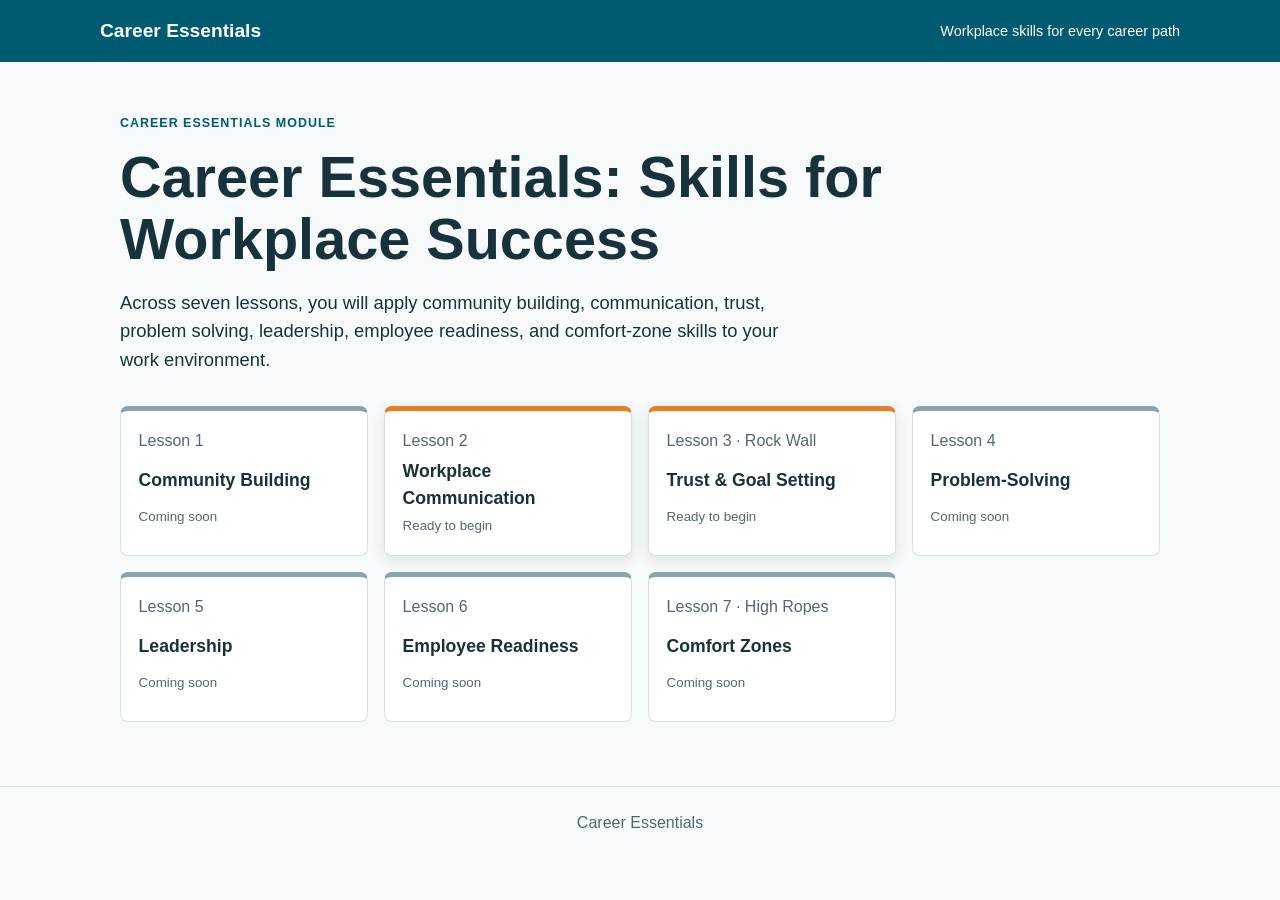
<file: index.html>
<!doctype html>
<html lang="en">
<head>
  <meta charset="utf-8">
  <meta name="viewport" content="width=device-width, initial-scale=1">
  <title>Career Essentials: Skills for Workplace Success</title>
  <link rel="stylesheet" href="assets/styles.css">
</head>
<body>
  <a class="skip-link" href="#main">Skip to content</a>
  <header class="site-header"><a class="brand" href="index.html">Career Essentials</a><p>Workplace skills for every career path</p></header>
  <main id="main" class="landing">
    <p class="eyebrow">CAREER ESSENTIALS MODULE</p>
    <h1>Career Essentials: Skills for Workplace Success</h1>
    <p class="lede">Across seven lessons, you will apply community building, communication, trust, problem solving, leadership, employee readiness, and comfort-zone skills to your work environment.</p>
    <section class="lesson-grid" aria-label="Module lessons">
      <a class="lesson-card future" href="lessons/lesson-1.html"><span>Lesson 1</span><strong>Community Building</strong><small>Coming soon</small></a>
      <a class="lesson-card active" href="lessons/lesson-2.html"><span>Lesson 2</span><strong>Workplace Communication</strong><small>Ready to begin</small></a>
      <a class="lesson-card active" href="lessons/lesson-3.html"><span>Lesson 3 · Rock Wall</span><strong>Trust &amp; Goal Setting</strong><small>Ready to begin</small></a>
      <a class="lesson-card future" href="lessons/lesson-4.html"><span>Lesson 4</span><strong>Problem-Solving</strong><small>Coming soon</small></a>
      <a class="lesson-card future" href="lessons/lesson-5.html"><span>Lesson 5</span><strong>Leadership</strong><small>Coming soon</small></a>
      <a class="lesson-card future" href="lessons/lesson-6.html"><span>Lesson 6</span><strong>Employee Readiness</strong><small>Coming soon</small></a>
      <a class="lesson-card future" href="lessons/lesson-7.html"><span>Lesson 7 · High Ropes</span><strong>Comfort Zones</strong><small>Coming soon</small></a>
    </section>
  </main>
  <footer>Career Essentials</footer>
</body>
</html>
</file>
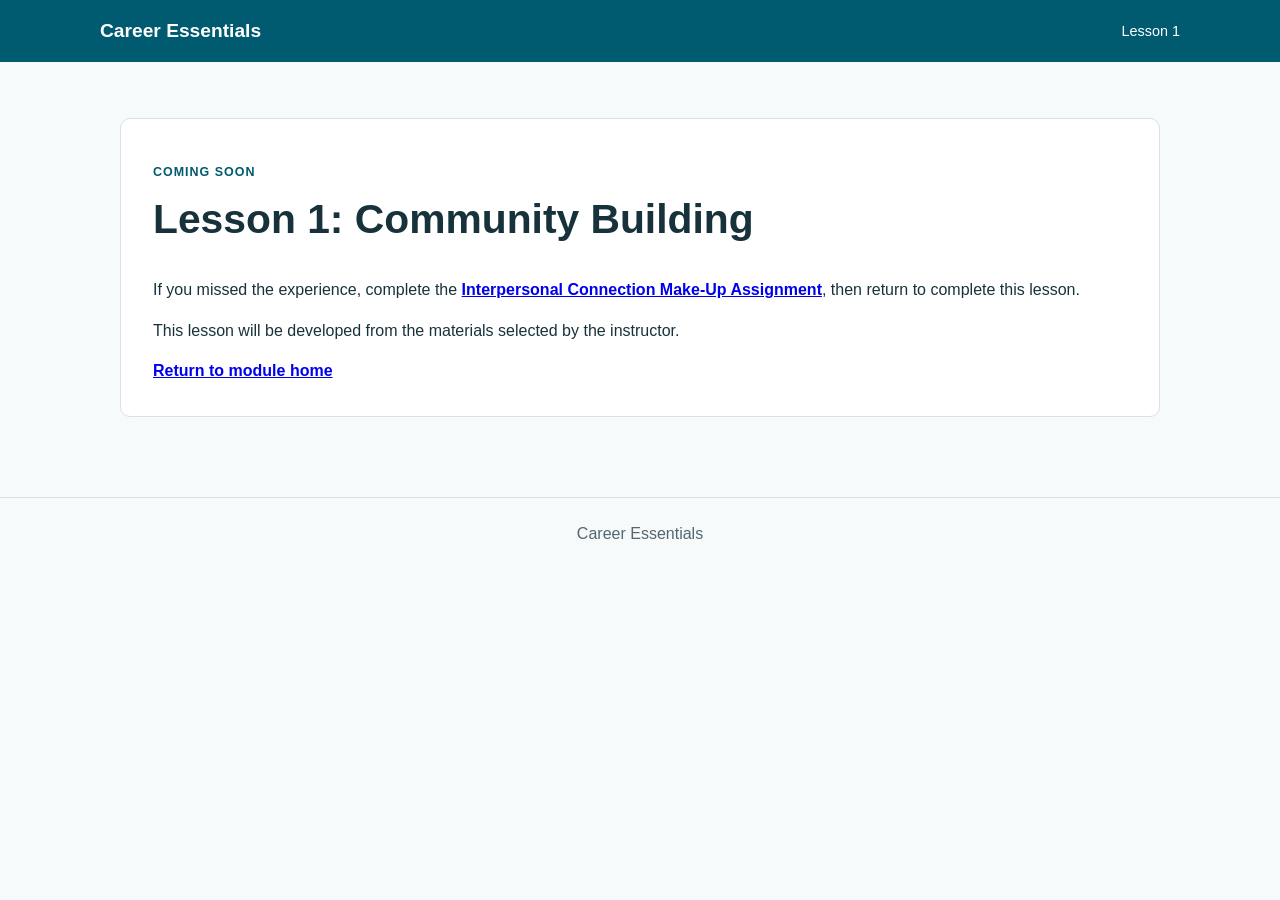
<file: lessons/lesson-1.html>
<!doctype html><html lang="en"><head><meta charset="utf-8"><meta name="viewport" content="width=device-width, initial-scale=1"><title>Lesson 1 | Career Essentials</title><link rel="stylesheet" href="../assets/styles.css"></head><body><a class="skip-link" href="#main">Skip to content</a><header class="site-header"><a class="brand" href="../index.html">Career Essentials</a><p>Lesson 1</p></header><main id="main" class="lesson-shell"><section class="panel"><p class="eyebrow">COMING SOON</p><h1>Lesson 1: Community Building</h1><p>If you missed the experience, complete the <a class="open-link" href="https://forms.gle/f2Q2GFjNphnYteaM6" target="_blank" rel="noopener">Interpersonal Connection Make-Up Assignment</a>, then return to complete this lesson.</p><p>This lesson will be developed from the materials selected by the instructor.</p><a class="open-link" href="../index.html">Return to module home</a></section></main><footer>Career Essentials</footer></body></html>
</file>
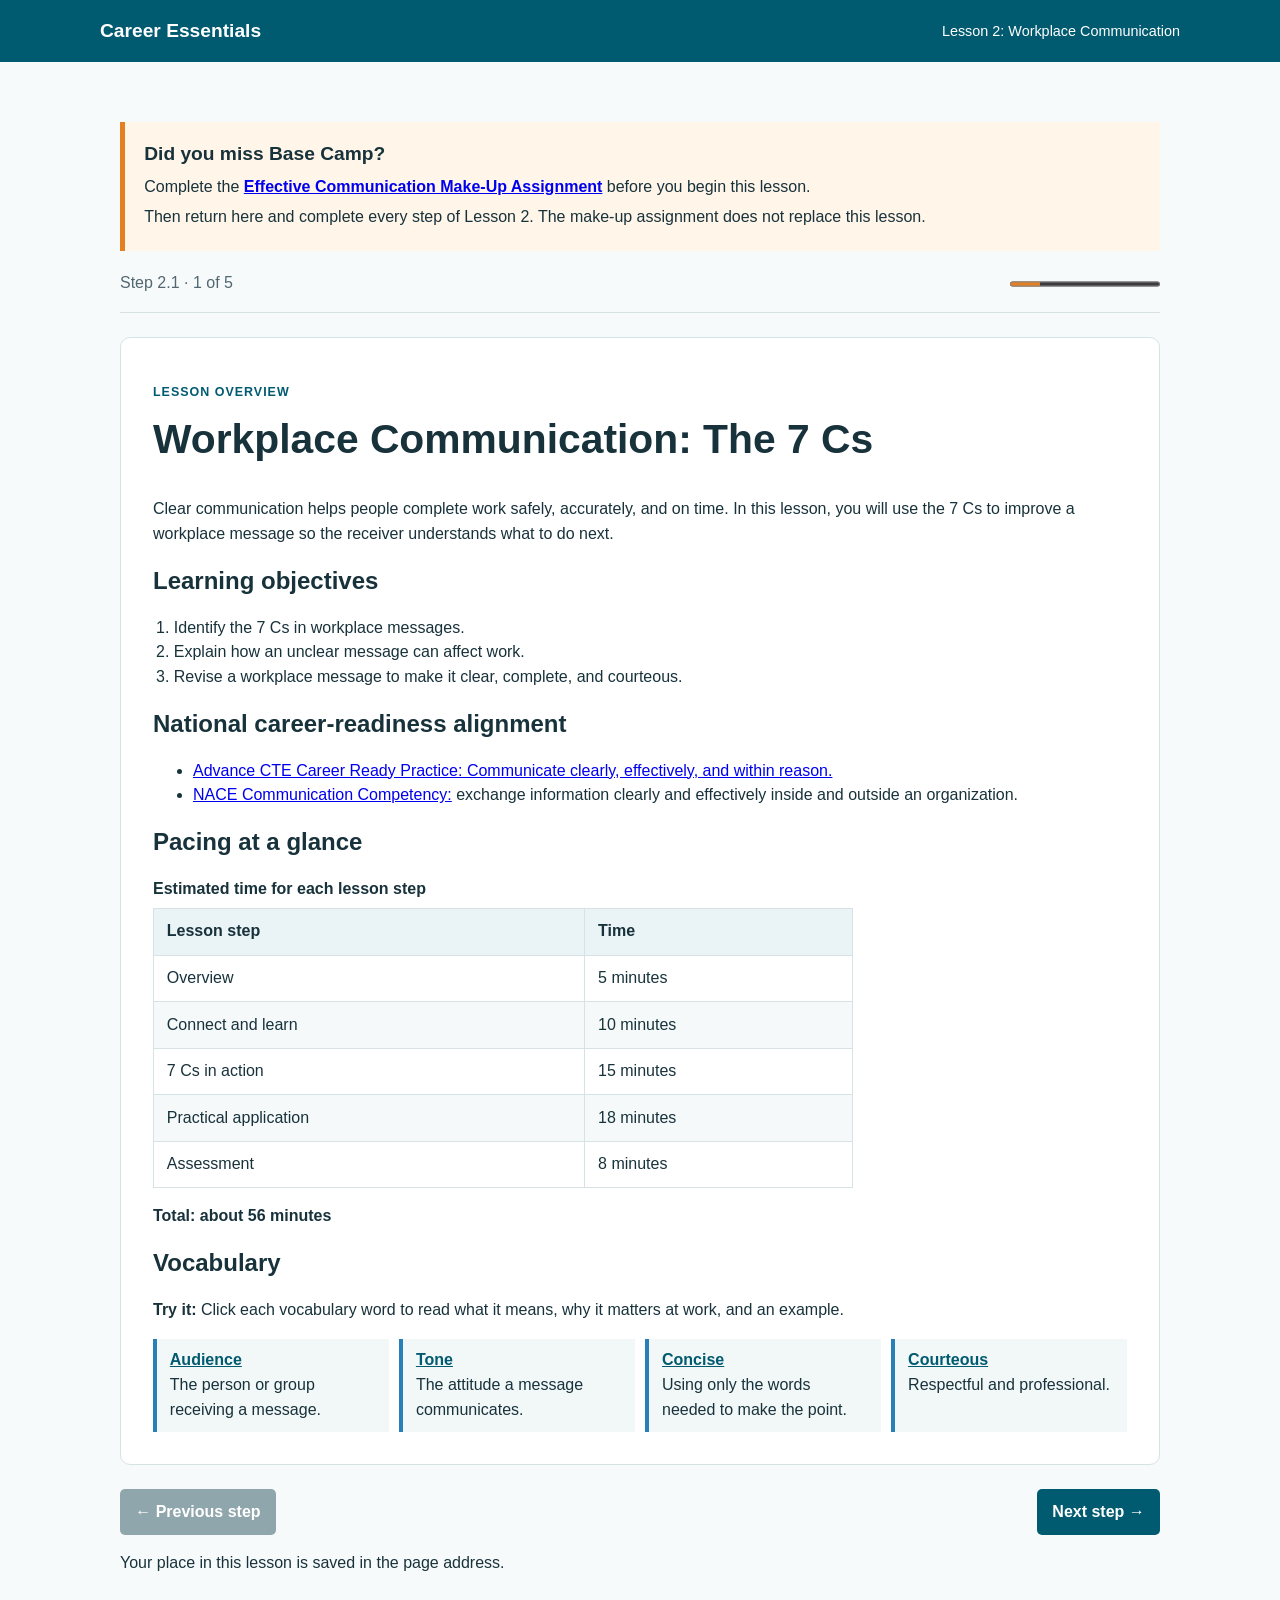
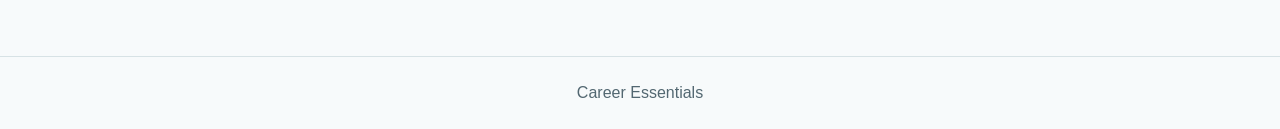
<file: lessons/lesson-2.html>
<!doctype html>
<html lang="en">
<head>
  <meta charset="utf-8">
  <meta name="viewport" content="width=device-width, initial-scale=1">
  <title>Lesson 2: Workplace Communication | Career Essentials</title>
  <link rel="stylesheet" href="../assets/styles.css?v=20261018-2">
  <link rel="stylesheet" href="../assets/lesson-2.css">
  <style>.definition-link{display:inline;padding:0;border:0;background:transparent;color:var(--teal);font:inherit;font-weight:700;text-decoration:underline;cursor:pointer}</style>
</head>
<body>
  <a class="skip-link" href="#main">Skip to lesson</a>
  <header class="site-header"><a class="brand" href="../index.html">Career Essentials</a><p>Lesson 2: Workplace Communication</p></header>
  <main id="main" class="lesson-shell">
    <aside id="makeup-notice" class="makeup-notice">
      <h2>Did you miss Base Camp?</h2>
      <p>Complete the <a class="open-link" href="https://forms.gle/WY7KYPsiuiDaqauaA" target="_blank" rel="noopener">Effective Communication Make-Up Assignment</a> before you begin this lesson.</p>
      <p>Then return here and complete every step of Lesson 2. The make-up assignment does not replace this lesson.</p>
    </aside>
    <div class="progress-row"><p id="step-status" aria-live="polite">Step 2.1 · 1 of 5</p><progress aria-label="Lesson progress" value="1" max="5"></progress></div>

    <section class="step" aria-labelledby="overview-title">
      <div class="panel">
        <p class="step-label">LESSON OVERVIEW</p>
        <h1 id="overview-title">Workplace Communication: The 7 Cs</h1>
        <p>Clear communication helps people complete work safely, accurately, and on time. In this lesson, you will use the 7 Cs to improve a workplace message so the receiver understands what to do next.</p>
        <h2>Learning objectives</h2>
        <ol class="target-list">
          <li>Identify the 7 Cs in workplace messages.</li>
          <li>Explain how an unclear message can affect work.</li>
          <li>Revise a workplace message to make it clear, complete, and courteous.</li>
        </ol>
        <h2>National career-readiness alignment</h2>
        <ul>
          <li><a href="https://careertech.org/resource/career-ready-practices/" target="_blank" rel="noopener">Advance CTE Career Ready Practice: Communicate clearly, effectively, and within reason.</a></li>
          <li><a href="https://www.naceweb.org/career-readiness/competencies/career-readiness-defined" target="_blank" rel="noopener">NACE Communication Competency:</a> exchange information clearly and effectively inside and outside an organization.</li>
        </ul>
        <h2>Pacing at a glance</h2>
        <table class="pacing-table">
          <caption>Estimated time for each lesson step</caption>
          <thead><tr><th scope="col">Lesson step</th><th scope="col">Time</th></tr></thead>
          <tbody>
            <tr><td>Overview</td><td>5 minutes</td></tr>
            <tr><td>Connect and learn</td><td>10 minutes</td></tr>
            <tr><td>7 Cs in action</td><td>15 minutes</td></tr>
            <tr><td>Practical application</td><td>18 minutes</td></tr>
            <tr><td>Assessment</td><td>8 minutes</td></tr>
          </tbody>
        </table>
        <p><strong>Total: about 56 minutes</strong></p>
        <h2>Vocabulary</h2>
        <p><strong>Try it:</strong> Click each vocabulary word to read what it means, why it matters at work, and an example.</p>
        <div class="vocab">
          <div class="term"><button type="button" class="term-button" data-definition="audience" aria-haspopup="dialog">Audience</button><span>The person or group receiving a message.</span></div>
          <div class="term"><button type="button" class="term-button" data-definition="tone" aria-haspopup="dialog">Tone</button><span>The attitude a message communicates.</span></div>
          <div class="term"><button type="button" class="term-button" data-definition="concise" aria-haspopup="dialog">Concise</button><span>Using only the words needed to make the point.</span></div>
          <div class="term"><button type="button" class="term-button" data-definition="courteous" aria-haspopup="dialog">Courteous</button><span>Respectful and professional.</span></div>
        </div>
      </div>
    </section>

    <section class="step" aria-labelledby="connect-title">
      <div class="panel">
        <p class="step-label">STEP 2.2 · LEARN AND CHECK</p>
        <h1 id="connect-title">Connect</h1>
        <p><strong>Estimated time: 10 minutes</strong></p>
        <p><strong>Your next move:</strong> Think about a time you received instructions that were confusing or incomplete. What information did you need before you could begin? Think privately; you do not need to write a response.</p>
        <h2>Watch: The 7 Cs of Communication</h2>
        <p>As you watch, listen for the seven words that can help you check a message before you send it.</p>
        <div class="video-wrap"><iframe src="https://www.youtube-nocookie.com/embed/sYBw9-8eCuM" title="The 7 Cs of Communication by Mind Tools" allowfullscreen></iframe></div>
        <p><a class="open-link" href="https://www.youtube.com/watch?v=sYBw9-8eCuM" target="_blank" rel="noopener">Open the video in a new tab</a></p>
        <details>
          <summary><strong>Video transcript-based text alternative: The 7 Cs of Communication</strong></summary>
          <p>This reading version gives the instructional ideas from the video. Use it if you cannot access the video or prefer to read. For the provider's full video transcript, open the video in a new tab, select <strong>More</strong>, then choose <strong>Show transcript</strong>.</p>
          <p>The video presents seven checks for a workplace message. A message should be <button type="button" class="definition-link" data-definition="clear" aria-haspopup="dialog">clear</button>: the receiver should understand the main point. It should be <button type="button" class="definition-link" data-definition="concise" aria-haspopup="dialog">concise</button>: include only the information needed. It should be <button type="button" class="definition-link" data-definition="concrete" aria-haspopup="dialog">concrete</button>: use specific facts, actions, times, and places. It should be <button type="button" class="definition-link" data-definition="correct" aria-haspopup="dialog">correct</button>: check details, names, spelling, and directions. It should be <button type="button" class="definition-link" data-definition="coherent" aria-haspopup="dialog">coherent</button>: put information in a logical order. It should be <button type="button" class="definition-link" data-definition="complete" aria-haspopup="dialog">complete</button>: provide what the receiver needs to act. It should be <button type="button" class="definition-link" data-definition="courteous" aria-haspopup="dialog">courteous</button>: use a respectful, professional tone.</p>
          <p>Before sending a message, consider the <button type="button" class="definition-link" data-definition="audience" aria-haspopup="dialog">audience</button>, the task, the details needed, and the next step. A strong message helps the receiver act without guessing.</p>
        </details>
        <h2>Learn</h2>
        <p>Workplace messages should help another person understand the task and act. Before sending a message, consider your <button type="button" class="definition-link" data-definition="audience" aria-haspopup="dialog">audience</button>, purpose, needed details, and <button type="button" class="definition-link" data-definition="tone" aria-haspopup="dialog">tone</button>. When a message is unclear, a worker may lose time, make an error, or need to stop and ask for help.</p>
        <h2>Check for Understanding</h2>
        <div class="check" data-check><fieldset><legend>A supervisor says, “Handle that customer thing soon.” What makes this direction unclear?</legend><label><input type="radio" name="q1" data-correct="true" data-feedback="The message does not identify the customer issue that needs attention."> It omits the exact customer issue.</label><label><input type="radio" name="q1" data-feedback="A workplace role word does not hide the task. Look for the missing customer issue."> It uses a workplace role term.</label><label><input type="radio" name="q1" data-feedback="Mentioning timing does not identify the customer problem. Look for the missing task information."> It includes a word about timing.</label><label><input type="radio" name="q1" data-feedback="The direction does not repeat a customer request. Look at what it fails to name."> It repeats the customer request.</label><button type="button">Check my answer</button><p class="feedback" aria-live="polite"></p></fieldset></div>
        <div class="check" data-check><fieldset><legend>Which action makes communication a two-way process?</legend><label><input type="radio" name="q2" data-feedback="A reply lets the sender check whether the message was understood. Look for an exchange."> Both people finish without a reply.</label><label><input type="radio" name="q2" data-feedback="Questions can help people clarify a message. Look for a way to check understanding."> Both people avoid asking questions.</label><label><input type="radio" name="q2" data-correct="true" data-feedback="The sender and receiver check that they understand the message, rather than only sending words."> Both people confirm understanding.</label><label><input type="radio" name="q2" data-feedback="Repeating the same words does not show that their meaning is understood. Look for confirmation."> Both people repeat the same words.</label><button type="button">Check my answer</button><p class="feedback" aria-live="polite"></p></fieldset></div>
        <div class="check" data-check><fieldset><legend>You need a glove count by 10:00 a.m. Which instruction matches those facts?</legend><label><input type="radio" name="q3" data-feedback="This requests a tool count, but the supplied task is a glove count."> Count tools by 10:00 a.m.</label><label><input type="radio" name="q3" data-correct="true" data-feedback="It gives the exact task and deadline."> Count gloves by 10:00 a.m.</label><label><input type="radio" name="q3" data-feedback="This requests a file count, but the supplied task is a glove count."> Count files by 10:00 a.m.</label><label><input type="radio" name="q3" data-feedback="This requests a form count, but the supplied task is a glove count."> Count forms by 10:00 a.m.</label><button type="button">Check my answer</button><p class="feedback" aria-live="polite"></p></fieldset></div>
      </div>
    </section>

    <section class="step" aria-labelledby="cs-title">
      <div class="panel">
        <p class="step-label">STEP 2.3 · LEARN AND CHECK</p>
        <h1 id="cs-title">The 7 Cs in Action</h1>
        <p><strong>Estimated time: 15 minutes</strong></p>
        <p><strong>Your next move:</strong> Study the changes in a worked example. Then try a short revision before you write a new message.</p>
        <p><strong>Before you compare the messages:</strong> Click any 7 Cs word to see what it means, why it matters at work, and an example.</p>
        <div class="vocab">
          <div class="term"><button type="button" class="term-button" data-definition="clear" aria-haspopup="dialog">Clear</button><span>State the main point in plain language.</span></div><div class="term"><button type="button" class="term-button" data-definition="concise" aria-haspopup="dialog">Concise</button><span>Remove extra words and unrelated details.</span></div><div class="term"><button type="button" class="term-button" data-definition="concrete" aria-haspopup="dialog">Concrete</button><span>Use specific facts, dates, times, or actions.</span></div><div class="term"><button type="button" class="term-button" data-definition="correct" aria-haspopup="dialog">Correct</button><span>Check names, facts, grammar, and directions.</span></div><div class="term"><button type="button" class="term-button" data-definition="coherent" aria-haspopup="dialog">Coherent</button><span>Put ideas in a logical order.</span></div><div class="term"><button type="button" class="term-button" data-definition="complete" aria-haspopup="dialog">Complete</button><span>Include what the receiver needs to act.</span></div><div class="term"><button type="button" class="term-button" data-definition="courteous" aria-haspopup="dialog">Courteous</button><span>Use a respectful, professional tone.</span></div>
        </div>
        <h2>See the 7 Cs in your career field</h2>
        <p>Select a career field. Read the fictional work order first, then compare the vague request with a revision that uses those facts. This is communication practice, not a technical procedure.</p>
        <label for="career-field"><strong>Your career field</strong></label>
        <select id="career-field">
          <option value="">Choose a career field</option><option value="agriscience">Agriscience or veterinary care</option><option value="automotive">Automotive or diesel service</option><option value="aviation">Aviation</option><option value="computer">Computer science</option><option value="construction">Construction trades</option><option value="cosmetology">Cosmetology</option><option value="culinary">Culinary</option><option value="education">Education</option><option value="health">Health science</option><option value="hvac">HVAC</option><option value="marketing">Marketing or graphic design</option><option value="mechatronics">Mechatronics</option><option value="safety">Public safety</option><option value="jrotc">JROTC</option><option value="welding">Welding</option><option value="forensics">Forensic science</option><option value="other">Other career field</option>
        </select>
        <div id="model-facts" class="work-order" aria-live="polite"><p>Choose a career field to see the facts available to the writer.</p></div>
        <h2>Compare a message before and after</h2>
        <div class="compare" aria-live="polite"><div><h3>Before</h3><div id="career-before" class="message">Choose a career field to view a vague workplace message.</div></div><div><h3>After</h3><div id="career-after" class="message">Choose a career field to view an improved workplace message.</div></div></div>
        <p id="career-improvement">The improved message will name a task and add specific details, a deadline, and a respectful next step.</p>
        <details id="model-annotations" class="lesson-help" hidden><summary>Explore the writer's decisions using all 7 Cs</summary><p>First identify the recipient and task. Verify the needed facts, organize them, and request confirmation. Then remove unrelated words and check the tone.</p><table class="pacing-table evidence-table"><caption>Evidence of the 7 Cs in this example</caption><thead><tr><th scope="col">C</th><th scope="col">What to notice</th></tr></thead><tbody id="model-evidence"></tbody></table><p>One phrase can support more than one C. The goal is a useful message, not seven separate sentences.</p></details>
        <h2>Try a small revision</h2><p><strong>Facts:</strong> Alex needs to print 12 sign-in sheets for the front desk by 3:00 p.m. and reply to you when they are ready.</p><p><strong>Starting message:</strong> “Hi Alex, please print 12 sign-in sheets for the front desk.”</p><label for="guided-revision"><strong>Add the deadline and requested reply</strong></label><textarea id="guided-revision" rows="3" aria-describedby="guided-hint"></textarea><p id="guided-hint">Keep the supplied facts. Add only the missing information. More than one wording can work.</p><details class="lesson-help"><summary>Compare with one possible revision</summary><p>“Hi Alex, please print 12 sign-in sheets for the front desk by 3:00 p.m. Reply to me when they are ready. Thank you.” The deadline tells Alex when to finish; the reply lets you check completion.</p></details>
        <h2>Check for Understanding</h2>
        <div class="check" data-check><fieldset><legend>Which revision makes a message more <a href="#definition-dialog" class="definition-link" data-definition="concrete">concrete</a>?</legend><label><input type="radio" name="q4" data-feedback="A greeting may help tone, but it does not make the task details specific."> Add a greeting before the task.</label><label><input type="radio" name="q4" data-feedback="An opinion adds a viewpoint, not the exact task details."> Add your opinion about the task.</label><label><input type="radio" name="q4" data-feedback="A general request still leaves the receiver guessing."> Add a general request for help.</label><label><input type="radio" name="q4" data-correct="true" data-feedback="Specific details make the expected action easier to understand."> Add the time, place, and task.</label><button type="button">Check my answer</button><p class="feedback" aria-live="polite"></p></fieldset></div>
        <div class="check" data-check><fieldset><legend>The message already names the task and location. Which ending adds a clear deadline and asks for confirmation?</legend><label><input type="radio" name="q5" data-correct="true" data-feedback="This gives a specific time and asks the receiver to reply when the task is complete."> Finish by 3 p.m.; reply when done.</label><label><input type="radio" name="q5" data-feedback="The time is clear, but the sender still needs a reply to confirm completion."> Finish by 3 p.m.; use your notes.</label><label><input type="radio" name="q5" data-feedback="A reply is useful, but soon does not give a clear deadline. Look for both parts."> Finish soon; reply when you can.</label><label><input type="radio" name="q5" data-feedback="This gives neither a specific time nor a requested reply. Look for both parts."> Finish later; use the work plan.</label><button type="button">Check my answer</button><p class="feedback" aria-live="polite"></p></fieldset></div>
        <div class="check" data-check><fieldset><legend>Which message follows this order: task, details, then deadline and confirmation?</legend><label><input type="radio" name="q6" data-feedback="This begins with the deadline and reply. Start with the task so the reader knows what the details refer to."> By 2 p.m., reply when done. Add two boxes. Restock Cabinet B.</label><label><input type="radio" name="q6" data-feedback="This gives details before identifying the task and leaves the task until last."> Add two boxes. By 2 p.m., reply when done. Restock Cabinet B.</label><label><input type="radio" name="q6" data-correct="true" data-feedback="The reader sees the task first, then the quantity, and finally when to finish and how to confirm."> Restock Cabinet B. Add two boxes. By 2 p.m., reply when done.</label><label><input type="radio" name="q6" data-feedback="This starts with a quantity before naming the task. Follow the order stated in the question."> Add two boxes. Restock Cabinet B. By 2 p.m., reply when done.</label><button type="button">Check my answer</button><p class="feedback" aria-live="polite"></p></fieldset></div>
      </div>
    </section>

    <section class="step" aria-labelledby="apply-title">
      <div class="panel message-workshop">
        <p class="step-label">STEP 2.4 · PRACTICAL APPLICATION</p><h1 id="apply-title">Revise a New Workplace Request</h1><p><strong>Estimated time: 18 minutes</strong></p>
        <p><strong>Your next move:</strong> Use a new work order in your selected career field to write a message someone can act on. This task is different from the worked example.</p>
        <label for="application-career-field"><strong>Your career field</strong></label><select id="application-career-field" aria-describedby="career-work-hint"><option value="">Choose a career field</option></select>
        <p id="career-work-hint">Each career field has its own notes and draft. Switching fields keeps the work you already wrote; switch back to reopen it. You can use a career-program task without having a job.</p>
        <div id="career-scenario" class="work-order" aria-live="polite"><p>Choose a career field to receive a new work order.</p></div>
        <p><strong>Use the supplied facts.</strong> These are fictional communication tasks. Follow your program's required supervision for any real work. If a real instruction is missing a fact, ask the sender; do not invent a deadline, location, or technical step.</p>
        <h2>1. Plan the recipient and task</h2>
        <label for="audience-plan"><strong>Who should receive this message?</strong></label><textarea id="audience-plan" rows="2" data-message-field aria-describedby="audience-hint"></textarea><p id="audience-hint">Use the person or role in the work order. Choose a greeting that fits that audience.</p>
        <label for="task-plan"><strong>What exact action do they need to take?</strong></label><textarea id="task-plan" rows="2" data-message-field aria-describedby="task-hint"></textarea><p id="task-hint">Use an action verb and identify the item, place, or result from the work order.</p>
        <h2>2. Write your complete message</h2><p class="message"><strong>Optional frame:</strong> Hi [recipient], please [task]. Include [needed facts]. Finish by [deadline], then [confirmation]. Thank you.</p>
        <label for="revision"><strong>Your revised workplace message</strong></label><textarea id="revision" rows="6" data-message-field aria-describedby="revision-hint"></textarea><p id="revision-hint">Keep the facts accurate. Add the details, deadline, and requested reply in a logical order. This editor and Step 2.5 show the same response.</p>
        <fieldset class="check" data-message-check><legend>3. Find evidence in your draft</legend><p>Read your draft. Check each statement only when you can point to the words that support it. This is self-review, not automatic grading.</p>
          <label><input type="checkbox" value="audience"> I named the person or role receiving the message.</label>
          <label><input type="checkbox" value="task"> I stated a specific task.</label>
          <label><input type="checkbox" value="facts"> My details and deadline match the work order.</label>
          <label><input type="checkbox" value="reply"> I requested a next step or confirmation.</label>
          <label><input type="checkbox" value="tone"> My message is organized, concise, and respectful.</label>
          <button type="button">Review my message checklist</button><p class="feedback" role="status"></p>
        </fieldset>
        <h2>4. Explain one improvement</h2><p>Choose one C you improved. Use a phrase from your own draft to explain how it helps the receiver. One phrase may demonstrate more than one C.</p>
        <label for="evidence-c"><strong>Which C will you explain?</strong></label><select id="evidence-c" data-message-field><option value="">Choose one C</option><option>Clear</option><option>Concise</option><option>Concrete</option><option>Correct</option><option>Coherent</option><option>Complete</option><option>Courteous</option></select>
        <label for="evidence-quote"><strong>Copy the exact words from your draft</strong></label><textarea id="evidence-quote" rows="2" data-message-field></textarea>
        <label for="evidence-explanation"><strong>How do those words help the receiver?</strong></label><textarea id="evidence-explanation" rows="3" data-message-field aria-describedby="evidence-hint"></textarea><p id="evidence-hint">For example, a specific time helps the receiver plan when to finish. Explain the effect of the words you chose.</p>
        <button type="button" class="next" id="review-evidence">Review my evidence</button><p id="evidence-feedback" class="feedback" role="status"></p>
        <h2>5. Compare, then revise</h2><p>After you have a draft, compare it with one possible response. Different wording can meet the same criteria. Revise your editor using what you notice.</p>
        <button type="button" class="next" id="show-exemplar">Compare my draft with a possible response</button><p id="exemplar-feedback" class="feedback" role="status"></p><div id="career-exemplar" class="message" hidden></div>
        <label for="exemplar-reflection"><strong>What is one change you made, or why did you keep your wording?</strong></label><textarea id="exemplar-reflection" rows="3" data-message-field></textarea>
        <button type="button" class="next" id="prepare-message">Continue with my draft to Step 2.5</button>
        <p class="message-save-status" role="status"></p>
        <details class="lesson-help"><summary>Clear saved Lesson 2 practice on this device</summary><p>First save a copy elsewhere. This removes the career choice, guided practice, notes, and drafts for all career fields from this browser. It does not change quiz responses.</p><button type="button" class="next" data-clear-message-work>Clear all my Lesson 2 practice</button></details>
      </div>
    </section>

    <section class="step" aria-labelledby="assessment-title"><div class="panel message-workshop">
      <p class="step-label">STEP 2.5 · LESSON ASSESSMENT</p><h1 id="assessment-title">Prepare Your Final Workplace Message</h1><p><strong>Estimated time: 8 minutes</strong></p>
      <div class="assessment"><p><strong>Your next move:</strong> Review your message below. Copy it into the final-message question in the Lesson 2 course quiz when it is assigned, then complete and submit the quiz there.</p><p>The quiz includes nine multiple-choice questions and one workplace message, for 20 points total. Your planning notes and explanation are practice; submit your polished message as the written response.</p><p>Saving or checking work on this page does not submit the quiz or record a grade.</p></div>
      <p><strong>Draft career field:</strong> <span id="final-career-name">Choose a career field in Step 2.4.</span></p><details class="lesson-help"><summary>Review the work-order facts for this draft</summary><div id="final-work-order"></div></details>
      <label for="final-message"><strong>Your final workplace message</strong></label><textarea id="final-message" rows="6" aria-describedby="final-message-hint"></textarea><p id="final-message-hint">This is the same response as your Step 2.4 draft. Changes here update that editor too. If it is blank, return to the work order and write your message.</p>
      <button type="button" class="next" id="copy-message">Copy my final message</button><p id="copy-feedback" class="feedback" role="status"></p><p class="message-save-status" role="status"></p>
      <aside class="rubric"><h2>Final-message scoring criteria · 2 points</h2><ul><li><strong>Audience:</strong> names an appropriate person or role.</li><li><strong>Task:</strong> states a specific action.</li><li><strong>Actionable details:</strong> gives what the receiver needs, including a deadline and a next step or confirmation.</li><li><strong>Professional communication:</strong> is clear, organized, and courteous.</li></ul><p>Your instructor evaluates the message as a whole. Use the 7 Cs to revise before copying it to the quiz.</p></aside>
      <section id="submission-steps" class="assessment" hidden tabindex="-1" aria-labelledby="submission-heading"><h2 id="submission-heading">Your submission steps</h2><ol><li>Review the message against the work order and scoring criteria.</li><li>Copy your final message and paste it into the written-response question in the assigned Lesson 2 quiz.</li><li>Answer the other quiz questions and submit the quiz in the course.</li></ol><p>This page has not submitted a quiz or recorded a grade. After saving or submitting a copy, clear practice work before leaving a shared device.</p></section>
      <details class="lesson-help"><summary>Finished? Clear saved practice on this device</summary><p>First save or submit a copy of your message. This removes all Lesson 2 practice notes and drafts from this browser. It does not change quiz responses.</p><button type="button" class="next" data-clear-message-work>Clear all my Lesson 2 practice</button></details>
    </div></section>

    <nav class="step-nav" aria-label="Lesson step navigation"><button class="next" id="previous-step" type="button">← Previous step</button><button class="next" id="next-step" type="button">Next step →</button></nav>
    <p class="muted">Your place in this lesson is saved in the page address.</p>
  </main>
  <dialog id="definition-dialog" class="definition-dialog" aria-labelledby="definition-title">
    <h2 id="definition-title"></h2>
    <p id="definition-text"></p>
    <h3>Why it matters at work</h3>
    <p id="definition-context"></p>
    <h3>Workplace example</h3>
    <p id="definition-example"></p>
    <button type="button" class="next" id="close-definition">Close definition</button>
  </dialog>
  <footer>Career Essentials</footer>
  <script src="../assets/lesson.js?v=20261018-2"></script>
</body>
</html>
</file>
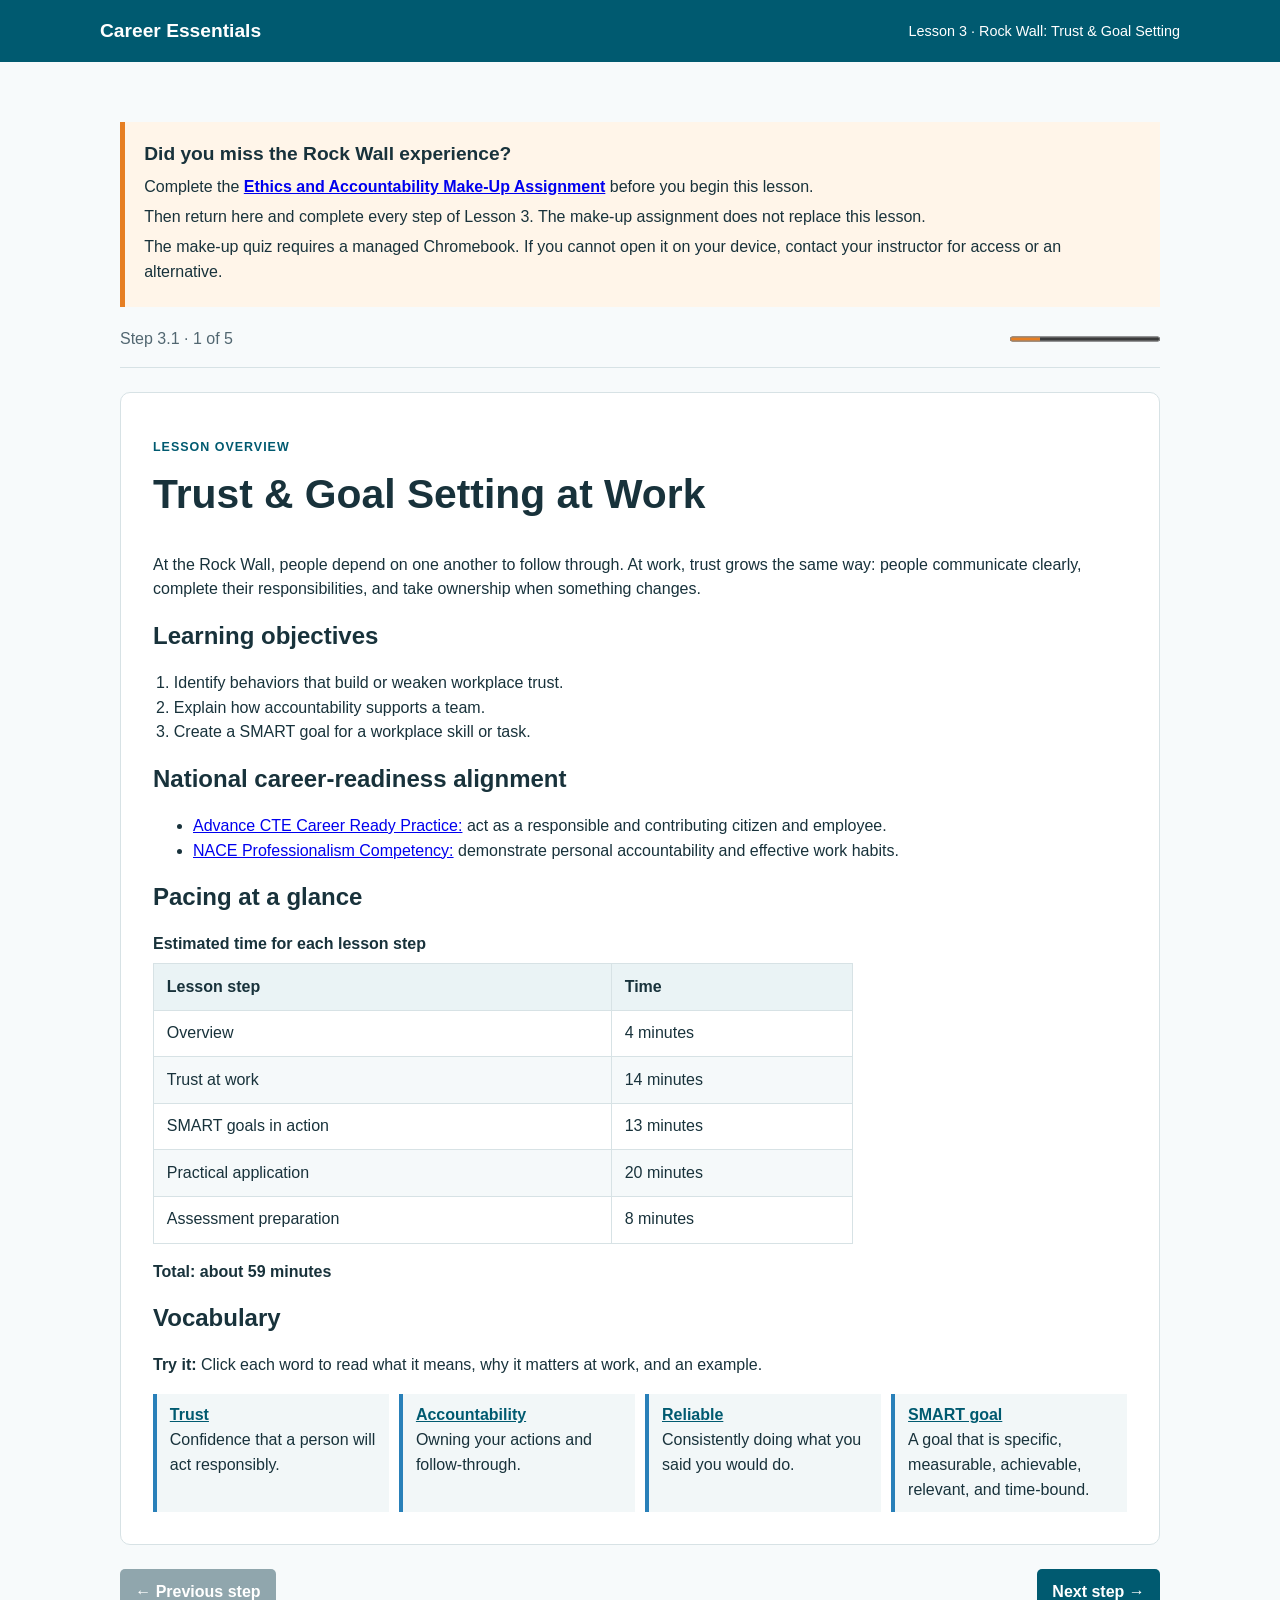
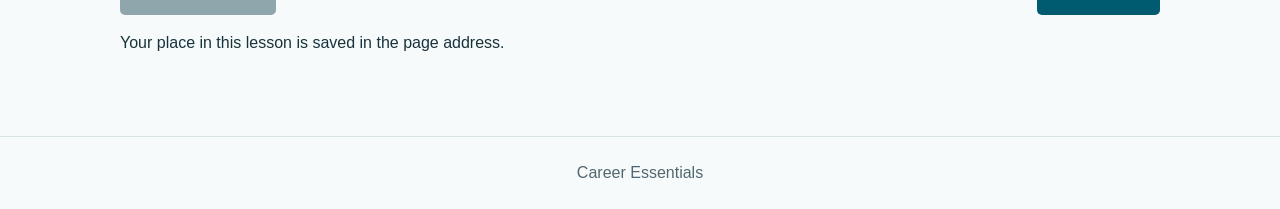
<file: lessons/lesson-3.html>
<!doctype html>
<html lang="en">
<head>
  <meta charset="utf-8">
  <meta name="viewport" content="width=device-width, initial-scale=1">
  <title>Lesson 3: Trust &amp; Goal Setting | Career Essentials</title>
  <link rel="stylesheet" href="../assets/styles.css?v=20261018-release1">
  <link rel="stylesheet" href="../assets/lesson-3.css?v=20261018-release1">
  <style>.definition-link{display:inline;padding:0;border:0;background:transparent;color:var(--teal);font:inherit;font-weight:700;text-decoration:underline;cursor:pointer}</style>
</head>
<body>
  <a class="skip-link" href="#main">Skip to lesson</a>
  <header class="site-header"><a class="brand" href="../index.html">Career Essentials</a><p>Lesson 3 · Rock Wall: Trust &amp; Goal Setting</p></header>
  <main id="main" class="lesson-shell">
    <aside id="makeup-notice" class="makeup-notice">
      <h2>Did you miss the Rock Wall experience?</h2>
      <p>Complete the <a class="open-link" href="https://forms.gle/jUe2mpQCvoJbDPLx6" target="_blank" rel="noopener">Ethics and Accountability Make-Up Assignment</a> before you begin this lesson.</p>
      <p>Then return here and complete every step of Lesson 3. The make-up assignment does not replace this lesson.</p>
      <p>The make-up quiz requires a managed Chromebook. If you cannot open it on your device, contact your instructor for access or an alternative.</p>
    </aside>
    <div class="progress-row"><p id="step-status" aria-live="polite">Step 3.1 · 1 of 5</p><progress aria-label="Lesson progress" value="1" max="5"></progress></div>

    <section class="step" aria-labelledby="overview-title">
      <div class="panel">
        <p class="step-label">LESSON OVERVIEW</p>
        <h1 id="overview-title">Trust &amp; Goal Setting at Work</h1>
        <p>At the Rock Wall, people depend on one another to follow through. At work, trust grows the same way: people communicate clearly, complete their responsibilities, and take ownership when something changes.</p>
        <h2>Learning objectives</h2>
        <ol class="target-list"><li>Identify behaviors that build or weaken workplace trust.</li><li>Explain how accountability supports a team.</li><li>Create a SMART goal for a workplace skill or task.</li></ol>
        <h2>National career-readiness alignment</h2>
        <ul><li><a href="https://careertech.org/resource/career-ready-practices/" target="_blank" rel="noopener">Advance CTE Career Ready Practice:</a> act as a responsible and contributing citizen and employee.</li><li><a href="https://www.naceweb.org/career-readiness/competencies/career-readiness-defined" target="_blank" rel="noopener">NACE Professionalism Competency:</a> demonstrate personal accountability and effective work habits.</li></ul>
        <h2>Pacing at a glance</h2>
        <table class="pacing-table"><caption>Estimated time for each lesson step</caption><thead><tr><th scope="col">Lesson step</th><th scope="col">Time</th></tr></thead><tbody><tr><td>Overview</td><td>4 minutes</td></tr><tr><td>Trust at work</td><td>14 minutes</td></tr><tr><td>SMART goals in action</td><td>13 minutes</td></tr><tr><td>Practical application</td><td>20 minutes</td></tr><tr><td>Assessment preparation</td><td>8 minutes</td></tr></tbody></table>
        <p><strong>Total: about 59 minutes</strong></p>
        <h2>Vocabulary</h2>
        <p><strong>Try it:</strong> Click each word to read what it means, why it matters at work, and an example.</p>
        <div class="vocab"><div class="term"><button type="button" class="term-button" data-definition="trust" aria-haspopup="dialog">Trust</button><span>Confidence that a person will act responsibly.</span></div><div class="term"><button type="button" class="term-button" data-definition="accountability" aria-haspopup="dialog">Accountability</button><span>Owning your actions and follow-through.</span></div><div class="term"><button type="button" class="term-button" data-definition="reliable" aria-haspopup="dialog">Reliable</button><span>Consistently doing what you said you would do.</span></div><div class="term"><button type="button" class="term-button" data-definition="smart" aria-haspopup="dialog">SMART goal</button><span>A goal that is specific, measurable, achievable, relevant, and time-bound.</span></div></div>
      </div>
    </section>

    <section class="step" aria-labelledby="trust-title">
      <div class="panel">
        <p class="step-label">STEP 3.2 · LEARN AND CHECK</p><h1 id="trust-title">Build Trust Through Actions</h1><p><strong>Estimated time: 14 minutes</strong></p>
        <p><strong>Your next move:</strong> Think about a team task in which one person did not follow through. What did the team need to do differently? Think privately; you do not need to write a response.</p>
        <h2>Watch: How to Build Trust</h2>
        <p>As you watch, notice the actions that show people they can rely on you.</p>
        <div class="video-wrap"><iframe src="https://player.vimeo.com/video/757649699?dnt=1&amp;app_id=122963" title="How to Build Trust by WinningWise" allow="autoplay; fullscreen; picture-in-picture" allowfullscreen></iframe></div>
        <p><a class="open-link" href="https://winningwise.com/insights/how-to-build-trust-video/" target="_blank" rel="noopener">Open the trust video in a new tab</a></p>
        <details><summary><strong>Instructional reading summary: How to Build Trust</strong></summary><p>This reading gives the main instructional ideas from the video. Trust grows when you build competence and positive relationships. Follow through on commitments, keep developing your knowledge and skills, admit when you do not know something, and ask for advice when you need it. Show curiosity about coworkers, treat people with care, and offer support. These actions help others see you as dependable and trustworthy.</p><p>Use the open-video link to access the provider's complete video and transcript.</p></details>
        <h2>Learn</h2>
        <p>Workplace <button type="button" class="definition-link" data-definition="trust" aria-haspopup="dialog">trust</button> grows when people are <button type="button" class="definition-link" data-definition="reliable" aria-haspopup="dialog">reliable</button>. They complete agreed-upon tasks, share an update when a problem arises, and ask for help early enough for the team to respond.</p>
        <h2>See trust in your career field</h2>
        <p>Select a career field to compare a trust-weakening response with a trust-building response for the same workplace task.</p>
        <label for="career-field"><strong>Your career field</strong></label>
        <select id="career-field"><option value="">Choose a career field</option><option value="agriscience">Agriscience or veterinary care</option><option value="automotive">Automotive or diesel service</option><option value="aviation">Aviation</option><option value="computer">Computer science</option><option value="construction">Construction trades</option><option value="cosmetology">Cosmetology</option><option value="culinary">Culinary</option><option value="education">Education</option><option value="health">Health science</option><option value="hvac">HVAC</option><option value="marketing">Marketing or graphic design</option><option value="mechatronics">Mechatronics</option><option value="safety">Public safety</option><option value="jrotc">JROTC</option><option value="welding">Welding</option><option value="forensics">Forensic science</option><option value="other">Other career field</option></select>
        <div class="compare" aria-live="polite"><div><h3>Trust-weakening response</h3><div id="trust-before" class="message">Choose a career field to view a workplace response.</div></div><div><h3>Trust-building response</h3><div id="trust-after" class="message">Choose a career field to view a stronger workplace response.</div></div></div>
        <p>A trust-building response names what happened, takes <button type="button" class="definition-link" data-definition="accountability" aria-haspopup="dialog">accountability</button>, and explains the next step. It does not mean a person never makes a mistake; it means they respond responsibly when a problem occurs.</p>
        <h2>Check for Understanding</h2>
        <div class="check" data-check><fieldset><legend>Which action best builds trust with a supervisor?</legend><label><input type="radio" name="q1" data-feedback="Waiting uses time the team could spend adjusting the plan."> Wait for the supervisor to ask.</label><label><input type="radio" name="q1" data-correct="true" data-feedback="Sharing an early update gives the team time to respond."> Report a delay and next step.</label><label><input type="radio" name="q1" data-feedback="Work can continue, but the team also needs an early update about the delay."> Keep working without an update.</label><label><input type="radio" name="q1" data-feedback="The worker should own the update instead of relying on someone else to explain."> Let another person explain it.</label><button type="button">Check my answer</button><p class="feedback" aria-live="polite"></p></fieldset></div>
        <div class="check" data-check><fieldset><legend>What does accountability mean at work?</legend><label><input type="radio" name="q2" data-feedback="Avoiding a task does not explain who owns the action or what happens next."> Avoiding difficult tasks.</label><label><input type="radio" name="q2" data-feedback="Blaming someone else does not show ownership of your own next step."> Blaming a teammate first.</label><label><input type="radio" name="q2" data-correct="true" data-feedback="Accountability means owning your actions and follow-through."> Owning your actions and next step.</label><label><input type="radio" name="q2" data-feedback="Working alone is a work arrangement, not evidence of accountability."> Working alone when possible.</label><button type="button">Check my answer</button><p class="feedback" aria-live="polite"></p></fieldset></div>
        <div class="check" data-check><fieldset><legend>When should a worker ask for help?</legend><label><input type="radio" name="q3" data-feedback="After the deadline, the team has already lost its chance to prevent the delay."> After the deadline passes.</label><label><input type="radio" name="q3" data-correct="true" data-feedback="Early communication helps the team adjust before the work is late."> When a barrier may delay work.</label><label><input type="radio" name="q3" data-feedback="Trying every option first can leave too little time to get useful support."> Only after every attempt fails.</label><label><input type="radio" name="q3" data-feedback="A worker can ask for help before anyone else notices the barrier."> When a teammate notices first.</label><button type="button">Check my answer</button><p class="feedback" aria-live="polite"></p></fieldset></div>
        <section class="goal-stage" aria-labelledby="team-impact-title">
          <h2 id="team-impact-title">Explain what accountability changes for a team</h2>
          <p><strong>Practice situation:</strong> Morgan promised to prepare 12 visitor packets by 2 p.m. At 1 p.m., Morgan finds that the printer has stopped. A teammate has access to another printer and can help if told now.</p>
          <label for="team-impact"><strong>What should Morgan tell the teammate now, and how will that update help the team?</strong></label>
          <p id="team-impact-hint">Name the problem and next step. Explain what the teammate can do because the update arrives before the deadline. This is unscored practice.</p>
          <textarea id="team-impact" rows="3" data-goal-field aria-describedby="team-impact-hint"></textarea>
          <details class="goal-help"><summary>Compare your explanation with one possible response</summary><p>“The printer stopped, so the 12 packets may be late. Can we use your printer now? I will assemble the packets and update you by 1:30.” The early update gives the teammate time to print the pages and helps the team meet the 2 p.m. commitment. Your wording can differ; explain the effect on the team.</p></details>
          <p>Use the same idea in your own goal: your follow-through plan should let someone respond while there is still time to help.</p>
          <p class="draft-storage-status" role="status"></p>
        </section>
      </div>
    </section>

    <section class="step" aria-labelledby="goal-title">
      <div class="panel">
        <p class="step-label">STEP 3.3 · LEARN AND CHECK</p><h1 id="goal-title">Turn Intentions into SMART Goals</h1><p><strong>Estimated time: 13 minutes</strong></p>
        <p><strong>Before you compare the goals:</strong> Click each part of SMART to review its meaning and workplace example.</p>
        <h2>Watch: How to Set SMART Goals</h2>
        <p>As you watch, listen for the five parts that turn a general intention into a usable goal.</p>
        <div class="video-wrap"><iframe src="https://www.youtube-nocookie.com/embed/OXA6gfzFA24" title="How to Set SMART Goals by Mind Tools" allowfullscreen></iframe></div>
        <p><a class="open-link" href="https://www.youtube.com/watch?v=OXA6gfzFA24" target="_blank" rel="noopener">Open the SMART-goals video in a new tab</a></p>
        <details><summary><strong>Instructional reading summary: How to Set SMART Goals</strong></summary><p>SMART goals make an objective easier to act on and review. A goal is <strong>specific</strong> when it names the exact action or result. It is <strong>measurable</strong> when you can show evidence of progress. It is <strong>achievable</strong> when it is realistic with available time and support. It is <strong>relevant</strong> when it matters to the work, team, or career goal. It is <strong>time-bound</strong> when it includes a deadline or check-in date.</p><p>Use the open-video link for the complete video and player captions. This reading summarizes the lesson concepts; it is not a full transcript.</p></details>
        <div class="vocab"><div class="term"><button type="button" class="term-button" data-definition="specific" aria-haspopup="dialog">Specific</button><span>Names the exact action or skill.</span></div><div class="term"><button type="button" class="term-button" data-definition="measurable" aria-haspopup="dialog">Measurable</button><span>Shows how progress will be checked.</span></div><div class="term"><button type="button" class="term-button" data-definition="achievable" aria-haspopup="dialog">Achievable</button><span>Can be completed with available support.</span></div><div class="term"><button type="button" class="term-button" data-definition="relevant" aria-haspopup="dialog">Relevant</button><span>Matters to the work or team.</span></div><div class="term"><button type="button" class="term-button" data-definition="timebound" aria-haspopup="dialog">Time-bound</button><span>Includes a deadline or check-in date.</span></div></div>
        <h2>See a workplace goal improve</h2>
        <p>Use the career field selected in Step 3.2 to compare a vague intention with a goal that gives a clear action, measure, and deadline.</p>
        <div class="compare" aria-live="polite"><div><h3>Before</h3><div id="goal-before" class="message">Choose a career field to view a vague workplace goal.</div></div><div><h3>More specific draft · check the context</h3><div id="goal-after" class="message">Choose a career field to view a more specific draft.</div></div></div>
        <p id="goal-improvement">Choose a career field in Step 3.2 to view an example. The complete model in Step 3.4 shows all five SMART parts and accountability.</p>
        <details class="goal-help"><summary>Find evidence and check the missing context</summary><table class="pacing-table goal-model"><caption>Career draft: what is stated and what to check</caption><thead><tr><th scope="col">Part</th><th scope="col">Evidence or next decision</th></tr></thead><tbody id="career-goal-evidence"></tbody></table><p>Repeated practice or a finished product can provide evidence. Define how you will record it and what counts as complete. For a date tied to an event, confirm when that event will occur. These example targets do not grant permission to perform a technical task.</p></details>
        <h2>Check for Understanding</h2>
        <div class="check" data-check><fieldset><legend>Which detail makes a goal measurable?</legend><label><input type="radio" name="q4" data-feedback="A reason explains relevance, but it does not show how progress will be checked."> A helpful reason to try.</label><label><input type="radio" name="q4" data-feedback="A positive attitude does not give observable evidence of progress."> A positive attitude statement.</label><label><input type="radio" name="q4" data-correct="true" data-feedback="A number, count, or completed product helps a worker check progress."> A number, count, or product.</label><label><input type="radio" name="q4" data-feedback="An intention names a hope; a count or product gives evidence you can check."> A broad future intention.</label><button type="button">Check my answer</button><p class="feedback" aria-live="polite"></p></fieldset></div>
        <div class="check" data-check><fieldset><legend>Which goal is most time-bound?</legend><label><input type="radio" name="q5" data-feedback="Improving a task does not state when the result will be reviewed."> I will improve this task.</label><label><input type="radio" name="q5" data-feedback="Often gives a frequency idea, but no deadline or review point."> I will work on this often.</label><label><input type="radio" name="q5" data-feedback="Soon does not identify a clear review point."> I will try my best soon.</label><label><input type="radio" name="q5" data-correct="true" data-feedback="A deadline tells the worker when progress will be reviewed."> I will finish by Friday.</label><button type="button">Check my answer</button><p class="feedback" aria-live="polite"></p></fieldset></div>
        <div class="check" data-check><fieldset><legend>The team needs accurate supply counts before ordering. Which goal directly supports that need?</legend><label><input type="radio" name="q6" data-feedback="Greeting practice can be useful, but it does not address the supply-count problem."> Practice greeting visitors using a script.</label><label><input type="radio" name="q6" data-correct="true" data-feedback="Checking counts supports the stated need: accurate ordering. A task is relevant when it serves the work purpose."> Check supply counts against the shelf log.</label><label><input type="radio" name="q6" data-feedback="Display cards support an event, not the stated ordering need."> Arrange display cards for the open house.</label><label><input type="radio" name="q6" data-feedback="Name-tag work does not improve the supply counts needed for ordering."> Review the steps for creating name tags.</label><button type="button">Check my answer</button><p class="feedback" aria-live="polite"></p></fieldset></div>
      </div>
    </section>

    <section class="step" aria-labelledby="apply-title">
      <div class="panel">
        <p class="step-label">STEP 3.4 · PRACTICAL APPLICATION</p><h1 id="apply-title">Build Your SMART Goal, One Part at a Time</h1><p><strong>Estimated time: 20 minutes</strong></p>
        <p><strong>Your next move:</strong> Study a complete example. Try one small revision. Then plan, write, and review a goal for your own career field.</p><p>Use a different task from the career example in Step 3.3, or change its target to fit your own time and support. Explain your own decisions rather than copying the example.</p>
        <p>You can use a familiar task from a job, your career program, or a supervised practice setting. You do not need a job to complete this activity.</p>

        <section class="goal-stage" aria-labelledby="model-title">
          <h2 id="model-title">1. See how the parts work together</h2>
          <p>A useful goal tells you what to do, how to check progress, and when to review it. Your accountability plan tells someone else how you will show follow-through.</p>
          <blockquote class="message">By the end of my fifth practice shift, I will use the station-opening checklist at the start of each shift and record all five completed checks in my log. I will practice with my trainer on the first shift and show the log to my shift lead after the fifth shift. This will help the next worker find the supplies they need.</blockquote>
          <table class="pacing-table goal-model"><caption>Find each SMART part and the accountability plan</caption><thead><tr><th scope="col">Part</th><th scope="col">Evidence in the example</th></tr></thead><tbody>
            <tr><th scope="row">S · Specific</th><td>Use the station-opening checklist at the start of each shift.</td></tr>
            <tr><th scope="row">M · Measurable</th><td>Record five completed checks in a log.</td></tr>
            <tr><th scope="row">A · Achievable</th><td>Practice with a trainer and work on one routine task.</td></tr>
            <tr><th scope="row">R · Relevant</th><td>Help the next worker find needed supplies.</td></tr>
            <tr><th scope="row">T · Time-bound</th><td>Finish by the end of the fifth practice shift.</td></tr>
            <tr><th scope="row">Accountability</th><td>Show the log to the shift lead after the fifth shift.</td></tr>
          </tbody></table>
        </section>

        <section class="goal-stage" aria-labelledby="repair-title">
          <h2 id="repair-title">2. Try one small revision</h2>
          <p><strong>Starting goal:</strong> “I will use the station-opening checklist.” The action is specific, but we still need evidence of progress and a review date.</p>
          <label for="practice-goal"><strong>Add a measure and a deadline</strong></label>
          <p id="practice-hint">How many times will the worker practice? What will they record? When will they review the result?</p>
          <textarea id="practice-goal" rows="3" data-goal-field aria-describedby="practice-hint"></textarea>
          <details class="goal-help"><summary>Compare with one possible revision</summary><p>“By the end of my next five practice shifts, I will use the station-opening checklist each shift and record each completed check in my log.”</p><p>The revision keeps the action, adds five recorded checks, and sets a review point. Your wording and time frame may differ. A complete plan also needs realistic support, a workplace purpose, and accountability.</p></details>
        </section>

        <section class="goal-stage goal-builder" aria-labelledby="planner-title">
          <h2 id="planner-title">3. Plan your own goal</h2>
          <label for="application-career-field"><strong>Your career field</strong></label>
          <p id="career-choice-hint">This is the same selection used in Step 3.2. You can change it here. Changing the example will keep your writing.</p>
          <select id="application-career-field" aria-describedby="career-choice-hint"><option value="">Choose a career field</option></select>
          <div id="career-scenario" class="message" aria-live="polite"><strong>Example task:</strong> Choose a career field for an example, or plan a familiar workplace task of your own.</div>
          <p>Choose a familiar task that matters in your field. If you adapt the example, make your own decisions about the target, evidence, support, and deadline. Keep it small enough to practice with the time and support you have. Follow your program's safety rules and required supervision.</p>
          <p><strong>Write short notes in the six boxes.</strong> Each box asks you to make one decision. Use the hints when you need a starting point.</p>
          <div class="planner-grid">
            <div><label for="goal-action"><strong>S · What specific action will you take?</strong></label><p id="action-hint">Finish “I will…” with an action someone could observe. Example: use the station-opening checklist at the start of each shift.</p><textarea id="goal-action" rows="3" data-goal-field aria-describedby="action-hint action-error"></textarea><p id="action-error" class="field-error" hidden></p></div>
            <div><label for="goal-measure"><strong>M · What evidence will show progress?</strong></label><p id="measure-hint">Name a count, target, or finished product you can check. Example: five dated checklist entries, one for each shift.</p><textarea id="goal-measure" rows="3" data-goal-field aria-describedby="measure-hint measure-error"></textarea><p id="measure-error" class="field-error" hidden></p></div>
            <div><label for="goal-support"><strong>A · What makes this achievable?</strong></label><p id="support-hint">Name the time, tools, practice, or support you can use. Example: I have a checklist, practice time, and a trainer for my first try.</p><textarea id="goal-support" rows="3" data-goal-field aria-describedby="support-hint support-error"></textarea><p id="support-error" class="field-error" hidden></p></div>
            <div><label for="goal-purpose"><strong>R · Why is this relevant to your work?</strong></label><p id="purpose-hint">Explain how the task helps your team, customer, or career. Example: the next worker needs a stocked station.</p><textarea id="goal-purpose" rows="3" data-goal-field aria-describedby="purpose-hint purpose-error"></textarea><p id="purpose-error" class="field-error" hidden></p></div>
            <div><label for="goal-deadline"><strong>T · When will you review the result?</strong></label><p id="deadline-hint">Finish “By…” with a date or clear review point. Example: the end of my fifth practice shift. Avoid “soon” or “sometime.”</p><textarea id="goal-deadline" rows="3" data-goal-field aria-describedby="deadline-hint deadline-error"></textarea><p id="deadline-error" class="field-error" hidden></p></div>
            <div><label for="accountability-plan"><strong>How will you show follow-through?</strong></label><p id="accountability-hint">Finish “I will…” with what you will share, with whom, and when. Example: show my dated log to my shift lead after my fifth shift.</p><textarea id="accountability-plan" rows="3" data-goal-field aria-describedby="accountability-hint accountability-error"></textarea><p id="accountability-error" class="field-error" hidden></p></div>
          </div>
          <details class="goal-help"><summary>Need help choosing a measure or realistic target?</summary><p>Try a count of completed checklists, a log of practice sessions, or a finished product checked against agreed criteria. Choose a target you can reach with your current time, equipment, and support. If a barrier makes it unrealistic, reduce the task or ask your instructor for help.</p></details>
        </section>

        <section class="goal-stage goal-builder" aria-labelledby="draft-title">
          <h2 id="draft-title">4. Put the parts into your own words</h2>
          <p>Write a complete goal and accountability plan below. You can write it yourself or use your notes to make a starting draft.</p>
          <p class="message"><strong>Optional sentence frame:</strong> By [deadline], I will [specific action]. I will track progress using [evidence or target]. To show follow-through, I will [what I will share, with whom, and when].</p>
          <p>Your support and purpose notes help you check that the goal is achievable and relevant. Include those details in your final wording when they make the plan clearer.</p>
          <button type="button" class="next" id="build-goal">Make a starting draft from my notes</button>
          <p id="planner-feedback" class="feedback" role="status"></p>
          <div id="goal-suggestion-panel" hidden><label for="suggested-goal"><strong>Starting draft from your notes</strong></label><textarea id="suggested-goal" rows="5" readonly aria-describedby="suggestion-hint"></textarea><p id="suggestion-hint">This combines your action, measure, deadline, and follow-through notes. It does not check whether the goal is realistic or well written. Review all five SMART parts before using it.</p><button type="button" class="next" id="use-goal-suggestion">Use this starting draft in my editor</button><p>This button replaces the wording in your draft editor. Edit the result so it sounds like you and fits your task.</p></div>
          <label for="smart-goal"><strong>Your goal and accountability plan</strong></label><textarea id="smart-goal" rows="6" data-goal-field aria-describedby="goal-editor-hint"></textarea><p id="goal-editor-hint">Keep the action, evidence, deadline, and follow-through clear. Your latest wording also appears in Step 3.5.</p>
          <fieldset class="check" data-plan-check><legend>5. Review the evidence in your draft</legend><p>Find the action, measure, deadline, and accountability plan in the final draft itself. Planning notes alone do not meet those four response requirements. Use your support and purpose notes to judge whether the goal is achievable and relevant. Check each statement only when you can point to its evidence.</p>
            <label><input type="checkbox" value="specific"> My final draft names one specific action I can observe.</label>
            <label><input type="checkbox" value="measurable"> My final draft names evidence or a target I can check.</label>
            <label><input type="checkbox" value="achievable"> My plan is realistic with my time, tools, and support.</label>
            <label><input type="checkbox" value="relevant"> I can explain why this task matters at work.</label>
            <label><input type="checkbox" value="timebound"> My final draft gives a clear deadline or review point.</label>
            <label><input type="checkbox" value="accountability"> My final draft says what I will share, with whom, and when.</label>
            <button type="button">Review my checklist</button><p class="feedback" role="status"></p>
          </fieldset>
          <p><strong>Revise before you continue:</strong> Replace vague words such as “better” or “soon” with details a coworker could check. If a part is missing, use the matching planning box to improve it.</p>
          <button type="button" class="next" id="prepare-goal">Continue with my draft to Step 3.5</button>
          <p class="draft-storage-status" role="status"></p>
          <details class="goal-help"><summary>Clear my saved practice work on this device</summary><p>First copy any work you want to keep. Clearing removes the career selection, planning notes, and both copies of your draft from this browser.</p><button type="button" class="next" id="clear-goal-work" data-clear-goal-work>Clear my planner and draft</button></details>
        </section>
      </div>
    </section>

    <section class="step" aria-labelledby="assessment-title"><div class="panel goal-builder"><p class="step-label">STEP 3.5 · LESSON ASSESSMENT</p><h1 id="assessment-title">Prepare for the Lesson 3 Assessment</h1><p><strong>Estimated time: 8 minutes</strong></p><div class="assessment"><p><strong>Your next move:</strong> Review your goal, then copy it into the opening response question in the course quiz when it is assigned. You will also answer nine multiple-choice questions.</p><p>Writing here prepares your response. It does not submit it to the quiz.</p><p>You may take the quiz up to 3 times. Contact your instructor to request a second attempt.</p></div><label for="final-goal"><strong>Your final goal and accountability plan</strong></label><textarea id="final-goal" rows="6" data-goal-field aria-describedby="final-goal-hint"></textarea><p id="final-goal-hint">This is the same draft you edited in Step 3.4. Changes here update that draft too. If it is blank, write your response here or return to the planner.</p><div class="goal-actions"><button type="button" class="next" id="copy-goal">Copy my final response</button></div><p id="handoff-feedback" class="feedback" role="status"></p><p class="draft-storage-status" role="status"></p><details class="goal-help"><summary>Finished? Clear saved practice work on this device</summary><p>After you submit or save a copy of your response elsewhere, clear the saved notes and draft before leaving a shared device. Clearing here does not change a copy saved elsewhere or a response submitted in the quiz.</p><button type="button" class="next" data-clear-goal-work>Clear my planner and draft</button></details><aside class="rubric"><h2>Final-response scoring criteria · 2 points</h2><p>Your instructor will score the response for a specific action, a measure, a deadline, and an accountability plan.</p><p><strong>Full credit:</strong> The goal gives a workplace-relevant action, a way to measure progress, a clear deadline, and a realistic follow-through plan.</p><p>Check that it is achievable and relevant. The planner and checklist help you prepare; your instructor evaluates the response.</p></aside><section id="submission-steps" class="goal-help" tabindex="-1" hidden aria-labelledby="submission-title"><h2 id="submission-title">Submit your work in the assigned quiz</h2><ol><li>Check that your final response includes the action, measure, deadline, and accountability plan.</li><li>Copy your final response. Open the Lesson 3 quiz assigned by your instructor in the course.</li><li>Paste the response into the opening question and answer the nine multiple-choice questions.</li><li>Submit the quiz there. Your instructor grades the written response; an automatic score may be provisional until that review is complete.</li></ol><p>This lesson page does not submit work or record a grade. You may take the quiz up to 3 times. Contact your instructor to request a second attempt. After saving a copy, clear practice work before leaving a shared device.</p></section></div></section>

    <nav class="step-nav" aria-label="Lesson step navigation"><button class="next" id="previous-step" type="button">← Previous step</button><button class="next" id="next-step" type="button">Next step →</button></nav>
    <p class="muted">Your place in this lesson is saved in the page address.</p>
  </main>
  <dialog id="definition-dialog" class="definition-dialog" aria-labelledby="definition-title"><h2 id="definition-title"></h2><p id="definition-text"></p><h3>Why it matters at work</h3><p id="definition-context"></p><h3>Workplace example</h3><p id="definition-example"></p><button type="button" class="next" id="close-definition">Close definition</button></dialog>
  <footer>Career Essentials</footer>
  <script src="../assets/lesson-3.js?v=20261018-release1"></script>
</body>
</html>
</file>
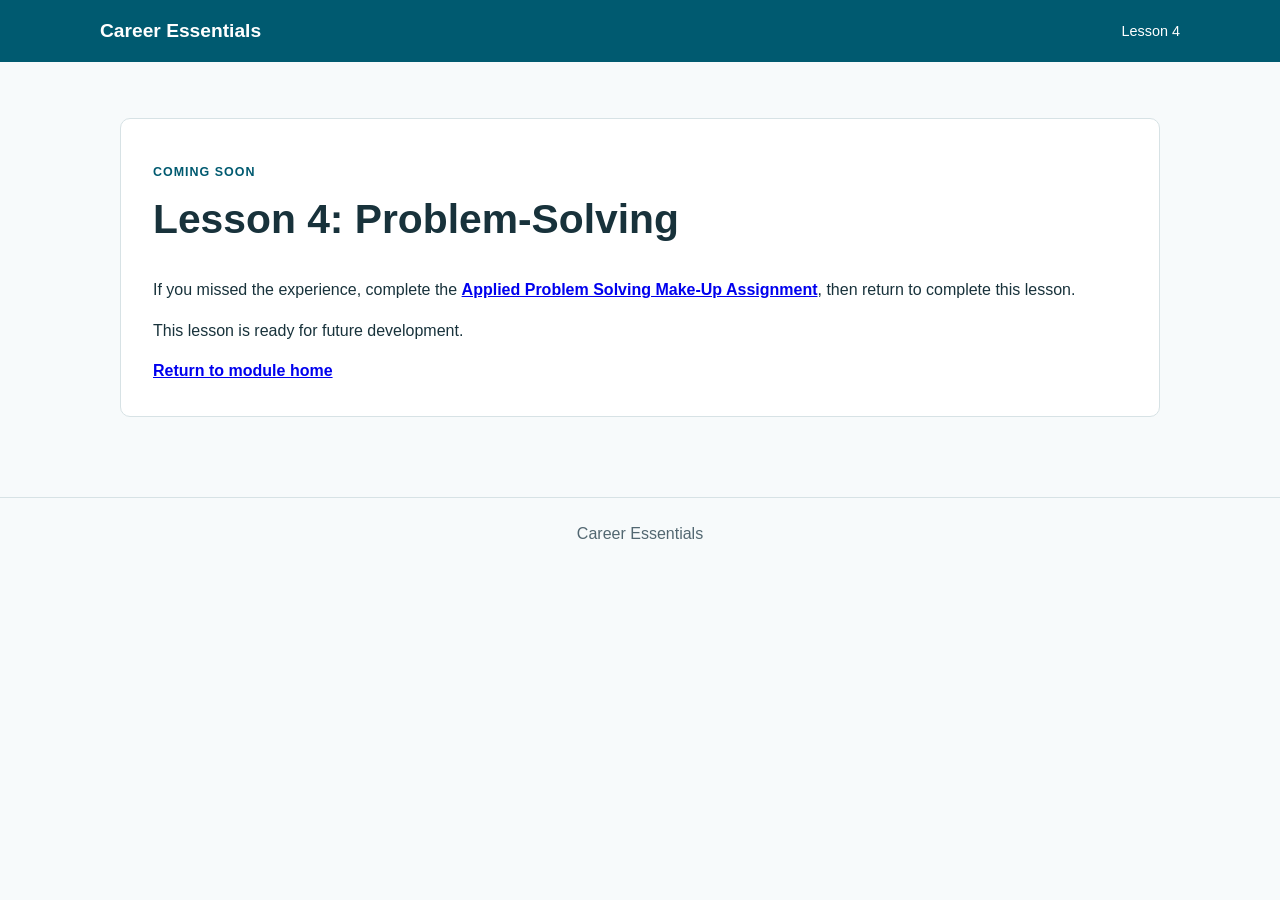
<file: lessons/lesson-4.html>
<!doctype html><html lang="en"><head><meta charset="utf-8"><meta name="viewport" content="width=device-width, initial-scale=1"><title>Lesson 4 | Career Essentials</title><link rel="stylesheet" href="../assets/styles.css"></head><body><a class="skip-link" href="#main">Skip to content</a><header class="site-header"><a class="brand" href="../index.html">Career Essentials</a><p>Lesson 4</p></header><main id="main" class="lesson-shell"><section class="panel"><p class="eyebrow">COMING SOON</p><h1>Lesson 4: Problem-Solving</h1><p>If you missed the experience, complete the <a class="open-link" href="https://forms.gle/Fe47nHFXeTbBA7Bu5" target="_blank" rel="noopener">Applied Problem Solving Make-Up Assignment</a>, then return to complete this lesson.</p><p>This lesson is ready for future development.</p><a class="open-link" href="../index.html">Return to module home</a></section></main><footer>Career Essentials</footer></body></html>
</file>
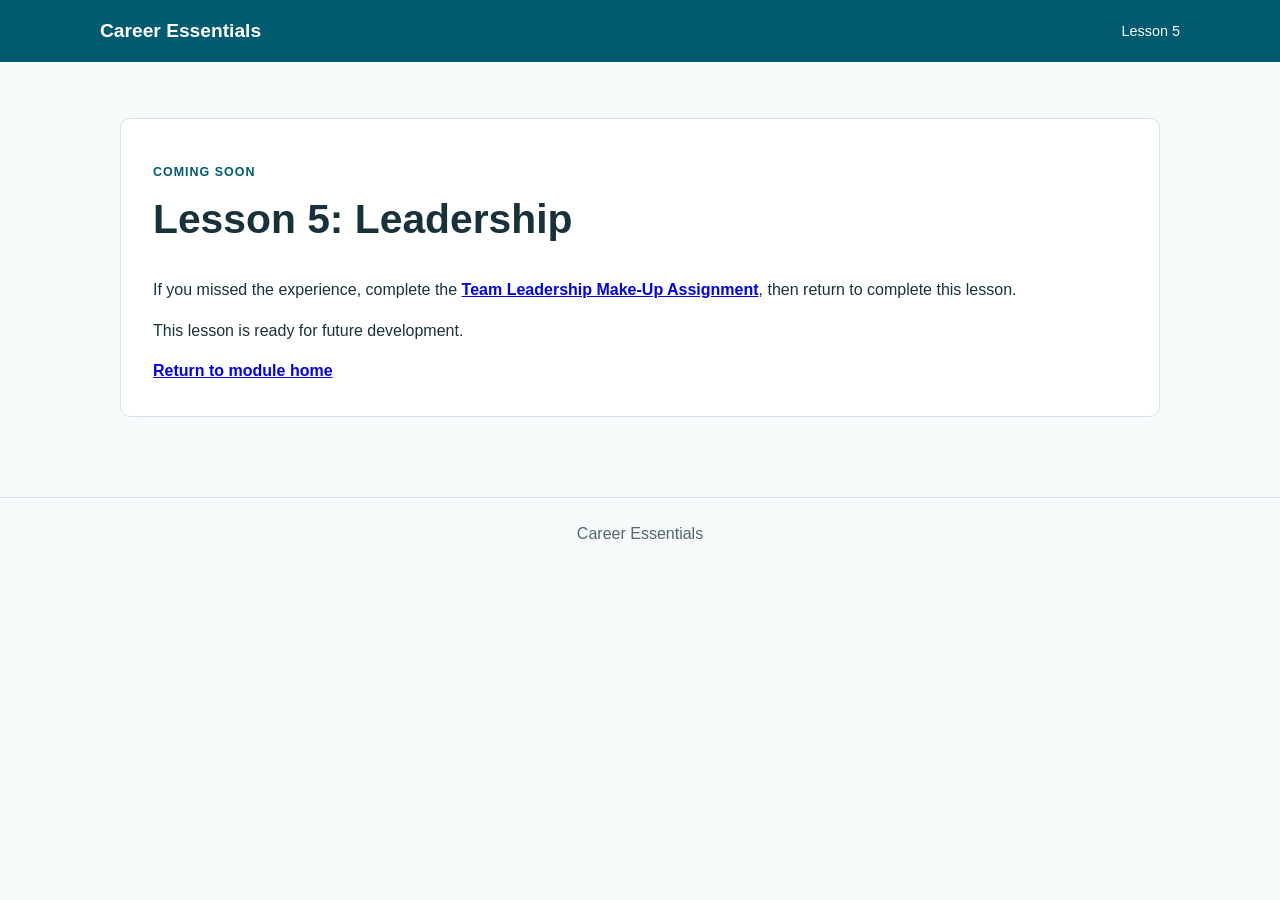
<file: lessons/lesson-5.html>
<!doctype html><html lang="en"><head><meta charset="utf-8"><meta name="viewport" content="width=device-width, initial-scale=1"><title>Lesson 5 | Career Essentials</title><link rel="stylesheet" href="../assets/styles.css"></head><body><a class="skip-link" href="#main">Skip to content</a><header class="site-header"><a class="brand" href="../index.html">Career Essentials</a><p>Lesson 5</p></header><main id="main" class="lesson-shell"><section class="panel"><p class="eyebrow">COMING SOON</p><h1>Lesson 5: Leadership</h1><p>If you missed the experience, complete the <a class="open-link" href="https://forms.gle/Tm3FmbayjnR4zoHC9" target="_blank" rel="noopener">Team Leadership Make-Up Assignment</a>, then return to complete this lesson.</p><p>This lesson is ready for future development.</p><a class="open-link" href="../index.html">Return to module home</a></section></main><footer>Career Essentials</footer></body></html>
</file>
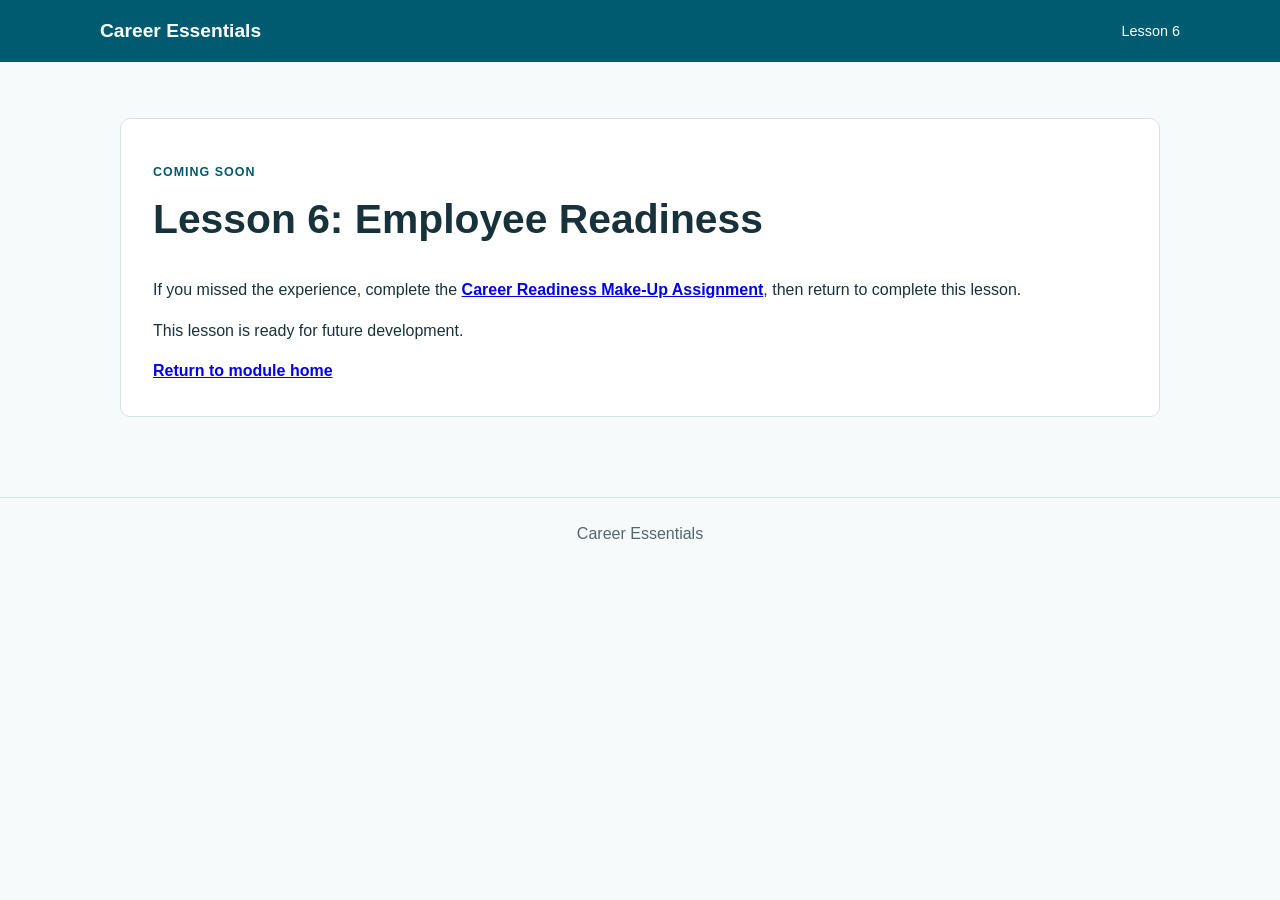
<file: lessons/lesson-6.html>
<!doctype html><html lang="en"><head><meta charset="utf-8"><meta name="viewport" content="width=device-width, initial-scale=1"><title>Lesson 6 | Career Essentials</title><link rel="stylesheet" href="../assets/styles.css"></head><body><a class="skip-link" href="#main">Skip to content</a><header class="site-header"><a class="brand" href="../index.html">Career Essentials</a><p>Lesson 6</p></header><main id="main" class="lesson-shell"><section class="panel"><p class="eyebrow">COMING SOON</p><h1>Lesson 6: Employee Readiness</h1><p>If you missed the experience, complete the <a class="open-link" href="https://forms.gle/LSk8sdFiLhPmFbUm9" target="_blank" rel="noopener">Career Readiness Make-Up Assignment</a>, then return to complete this lesson.</p><p>This lesson is ready for future development.</p><a class="open-link" href="../index.html">Return to module home</a></section></main><footer>Career Essentials</footer></body></html>
</file>
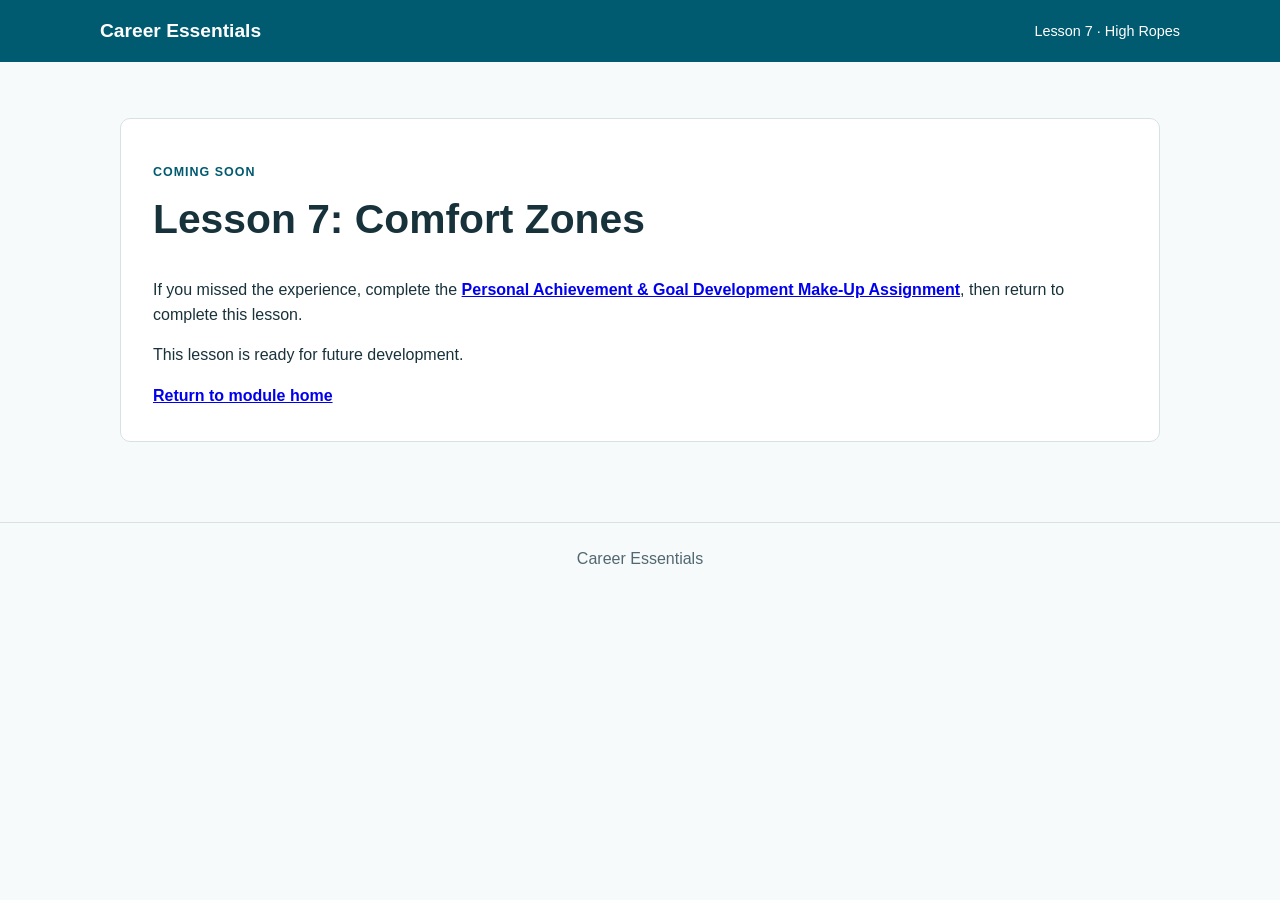
<file: lessons/lesson-7.html>
<!doctype html><html lang="en"><head><meta charset="utf-8"><meta name="viewport" content="width=device-width, initial-scale=1"><title>Lesson 7 | Career Essentials</title><link rel="stylesheet" href="../assets/styles.css"></head><body><a class="skip-link" href="#main">Skip to content</a><header class="site-header"><a class="brand" href="../index.html">Career Essentials</a><p>Lesson 7 · High Ropes</p></header><main id="main" class="lesson-shell"><section class="panel"><p class="eyebrow">COMING SOON</p><h1>Lesson 7: Comfort Zones</h1><p>If you missed the experience, complete the <a class="open-link" href="https://forms.gle/c3KDASid1q42xaZr9" target="_blank" rel="noopener">Personal Achievement &amp; Goal Development Make-Up Assignment</a>, then return to complete this lesson.</p><p>This lesson is ready for future development.</p><a class="open-link" href="../index.html">Return to module home</a></section></main><footer>Career Essentials</footer></body></html>
</file>
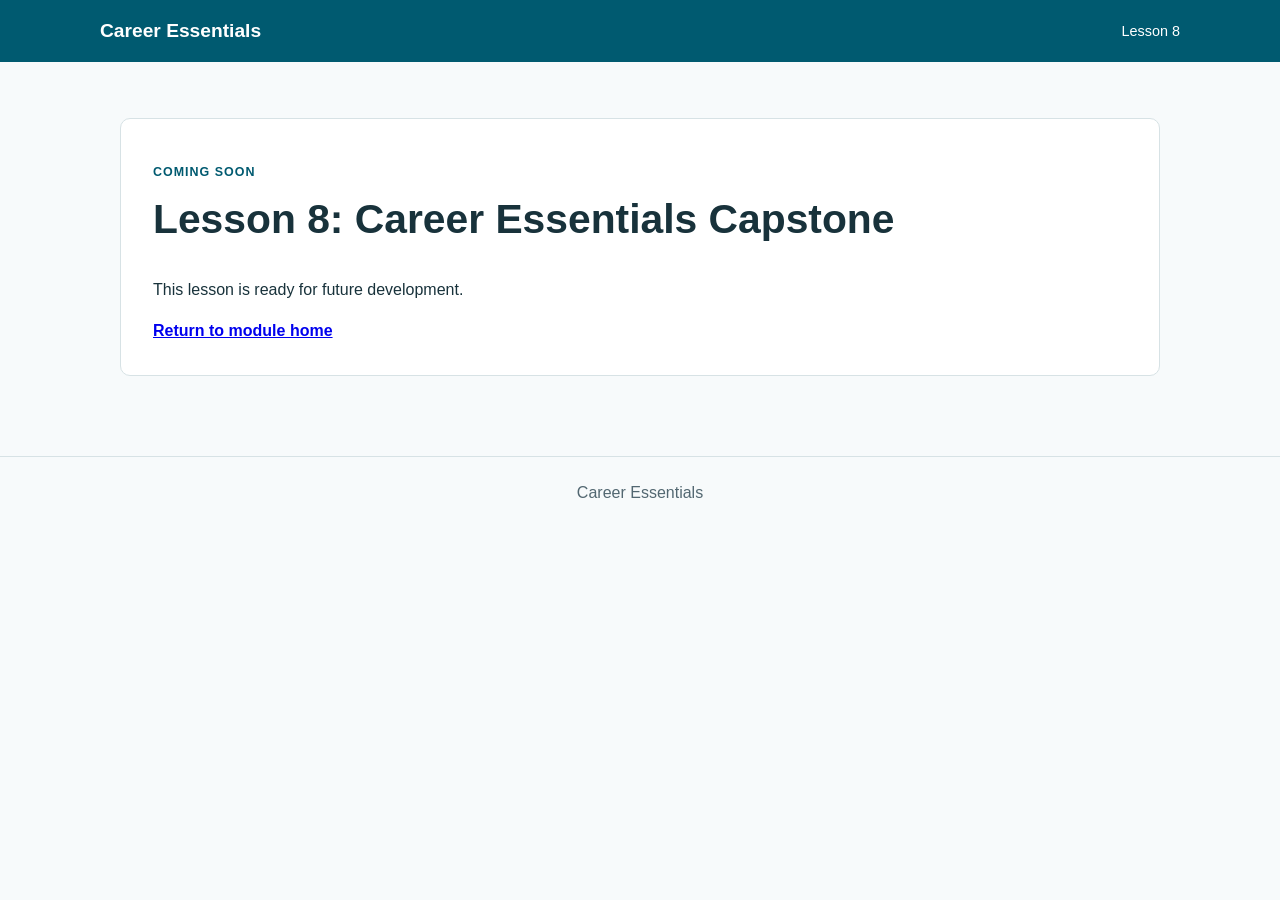
<file: lessons/lesson-8.html>
<!doctype html><html lang="en"><head><meta charset="utf-8"><meta name="viewport" content="width=device-width, initial-scale=1"><title>Lesson 8 | Career Essentials</title><link rel="stylesheet" href="../assets/styles.css"></head><body><a class="skip-link" href="#main">Skip to content</a><header class="site-header"><a class="brand" href="../index.html">Career Essentials</a><p>Lesson 8</p></header><main id="main" class="lesson-shell"><section class="panel"><p class="eyebrow">COMING SOON</p><h1>Lesson 8: Career Essentials Capstone</h1><p>This lesson is ready for future development.</p><a class="open-link" href="../index.html">Return to module home</a></section></main><footer>Career Essentials</footer></body></html>
</file>
<file: assets/styles.css>
:root{--ink:#18323b;--teal:#005a70;--blue:#2980b9;--orange:#e67e22;--green:#188754;--paper:#f7fafb;--line:#d7e2e5;--muted:#526771;--white:#fff;--focus:#d36800}*{box-sizing:border-box}body{margin:0;background:var(--paper);color:var(--ink);font:16px/1.55 Arial,Helvetica,sans-serif}.skip-link{position:absolute;left:-999px;top:0;background:#fff;color:#000;padding:.65rem;z-index:9}.skip-link:focus{left:.5rem;top:.5rem;outline:3px solid var(--focus)}.site-header{background:var(--teal);color:#fff;padding:1rem max(1.25rem,calc((100% - 1080px)/2));display:flex;justify-content:space-between;gap:1rem;align-items:center}.site-header p{margin:0;font-size:.9rem}.brand{color:#fff;text-decoration:none;font-weight:700;font-size:1.2rem}.landing,.lesson-shell{max-width:1080px;margin:0 auto;padding:2.5rem 1.25rem 4rem}.eyebrow,.step-label{color:var(--teal);font-weight:700;font-size:.78rem;letter-spacing:.08em}.landing h1{font-size:clamp(2rem,6vw,3.6rem);line-height:1.08;margin:.25rem 0 1rem}.lede{max-width:700px;font-size:1.15rem}.lesson-grid{display:grid;grid-template-columns:repeat(auto-fit,minmax(220px,1fr));gap:1rem;margin-top:2rem}.lesson-card{border:1px solid var(--line);border-top:5px solid #8aa2aa;background:#fff;border-radius:8px;padding:1.1rem;color:var(--ink);text-decoration:none;display:grid;gap:.2rem;min-height:150px}.lesson-card.active{border-top-color:var(--orange);box-shadow:0 4px 14px #18323b20}.lesson-card:hover{transform:translateY(-2px)}.lesson-card span,.lesson-card small{color:var(--muted)}.lesson-card strong{font-size:1.1rem}.course-nav{display:flex;gap:.4rem;flex-wrap:wrap;margin:1.1rem 0 1.75rem}.course-nav a{border:1px solid #bfd0d6;border-radius:20px;padding:.3rem .65rem;text-decoration:none;color:var(--teal);font-size:.86rem}.course-nav a[aria-current=page]{background:var(--teal);color:#fff}.progress-row{display:flex;justify-content:space-between;align-items:center;gap:1rem;border-bottom:1px solid var(--line);padding-bottom:1rem;margin-bottom:1.5rem}.progress-row p{margin:0;color:var(--muted)}progress{width:150px;height:10px;accent-color:var(--orange)}.step{display:none}.step.active{display:block}.panel{background:#fff;border:1px solid var(--line);border-radius:10px;padding:clamp(1.1rem,3vw,2rem);margin:1rem 0}.panel h1,.panel h2,.panel h3{line-height:1.2}.panel h1{font-size:clamp(1.75rem,4vw,2.55rem);margin-top:.25rem}.target-list,.number-list{padding-left:1.3rem}.pacing-table{width:100%;max-width:700px;border-collapse:collapse;margin:1rem 0}.pacing-table caption{text-align:left;font-weight:700;margin-bottom:.4rem}.pacing-table th,.pacing-table td{border:1px solid var(--line);padding:.65rem .8rem;text-align:left}.pacing-table th{background:#eaf3f5;color:var(--ink)}.pacing-table tbody tr:nth-child(even){background:#f5f9fa}.vocab{display:grid;grid-template-columns:repeat(auto-fit,minmax(180px,1fr));gap:.65rem}.term{border-left:4px solid var(--blue);padding:.6rem .8rem;background:#f2f7f8}.term span{display:block}.term-button{display:block;border:0;background:transparent;color:var(--teal);font:inherit;font-weight:700;padding:0;text-decoration:underline;cursor:pointer;text-align:left}.makeup-notice{display:none;border-left:5px solid var(--orange);background:#fff5e9;padding:1rem 1.2rem;margin:1.25rem 0}.makeup-notice.active{display:block}.makeup-notice h2{margin:.1rem 0 .35rem;font-size:1.2rem}.makeup-notice p{margin:.35rem 0}.video-wrap{position:relative;padding-top:56.25%;background:#102830;margin:1rem 0}.video-wrap iframe{position:absolute;inset:0;width:100%;height:100%;border:0}.open-link{font-weight:700}.check{border:1px solid var(--line);border-radius:8px;padding:1rem;margin:1rem 0}.check fieldset{border:0;padding:0;margin:0}.check legend{font-weight:700}.check label{display:block;padding:.3rem 0}.check button,.next,.submit-style{background:var(--teal);border:0;border-radius:5px;color:#fff;font:inherit;font-weight:700;padding:.65rem .95rem;cursor:pointer}.check button:hover,.next:hover{background:#004556}.feedback{margin:.6rem 0 0;font-weight:700}.feedback.good{color:var(--green)}.feedback.try{color:#a14300}.message{background:#eef3f4;border:1px solid #cbdade;border-radius:6px;padding:1rem;white-space:pre-line}.compare{display:grid;grid-template-columns:repeat(auto-fit,minmax(min(100%,250px),1fr));gap:1rem}.compare>div:first-child .message{border-top:4px solid var(--orange)}.compare>div:last-child .message{border-top:4px solid var(--green)}.compare>div{min-width:0}select,textarea{width:100%;max-width:700px;border:1px solid #8ea8b0;border-radius:5px;padding:.7rem;font:inherit}textarea{min-height:170px}.rubric{background:#eaf3f5;border-radius:7px;padding:1rem}.assessment{background:#edf8f1;border-left:5px solid var(--green);padding:1rem}.definition-dialog{width:min(92vw,34rem);border:2px solid var(--teal);border-radius:10px;color:var(--ink);padding:1.5rem}.definition-dialog::backdrop{background:#18323b99}.definition-dialog h2{margin-top:0}.step-nav{display:flex;justify-content:space-between;gap:1rem;margin-top:1.5rem}.next[disabled]{background:#90a6ad;cursor:not-allowed}:focus-visible{outline:3px solid var(--focus);outline-offset:3px}footer{text-align:center;color:#526771;padding:1.5rem;border-top:1px solid var(--line)}@media(max-width:620px){.site-header{display:block}.site-header p{margin-top:.2rem}.progress-row{align-items:flex-start;flex-direction:column}.step-nav{flex-direction:column}.next{width:100%}}

@media(prefers-reduced-motion:reduce){html{scroll-behavior:auto}.lesson-card:hover{transform:none}}
</file>
<file: assets/lesson-2.css>
.message-workshop label[for],.work-order{display:block;margin-top:1rem}
.message-workshop textarea,#guided-revision{display:block;max-width:100%;min-height:6rem;resize:vertical}
.message-workshop #revision,.message-workshop #final-message{min-height:12rem}
.message-workshop p[id$=hint]{margin-top:.4rem;color:var(--muted)}
.lesson-help{padding:.85rem 1rem;margin:1rem 0;background:#f2f7f8;border:1px solid var(--line);border-radius:6px}
.lesson-help summary{color:var(--teal);font-weight:700;cursor:pointer}
.work-order{background:#f2f7f8;border:1px solid var(--line);border-left:4px solid var(--blue);padding:1rem}
.work-order dl{margin:0}.work-order dt{font-weight:700;margin-top:.7rem}.work-order dd{margin:.15rem 0 .6rem;overflow-wrap:anywhere}
.evidence-table{max-width:100%}.evidence-table th,.evidence-table td{overflow-wrap:anywhere}
.message-save-status{font-size:.9rem;color:var(--muted)}
.message-workshop button{max-width:100%;white-space:normal;text-align:left}
#career-exemplar[hidden],#model-annotations[hidden],#submission-steps[hidden]{display:none}
</file>
<file: assets/lesson-3.css>
.goal-stage{border-top:1px solid var(--line);margin-top:2rem;padding-top:1rem}
.goal-stage h2{font-size:1.5rem}
.goal-model th[scope=row]{width:30%;background:#eaf3f5}
.goal-model th,.goal-model td{overflow-wrap:anywhere}
.goal-stage blockquote{margin:1rem 0}
.goal-help{margin:1rem 0;padding:.85rem 1rem;background:#f2f7f8;border:1px solid var(--line);border-radius:6px}
.goal-help summary{cursor:pointer;color:var(--teal);font-weight:700}
.planner-grid{display:grid;grid-template-columns:repeat(2,minmax(0,1fr));gap:1rem;margin-top:1.25rem}
.planner-grid>div{padding:1rem;border:1px solid var(--line);border-radius:7px;min-width:0}
.planner-grid p{margin:.4rem 0 .7rem}
.goal-builder textarea,#practice-goal{display:block;max-width:none;min-height:7rem;resize:vertical}
.goal-builder label[for=smart-goal],.goal-builder label[for=suggested-goal]{display:block;margin-top:1.25rem;margin-bottom:.5rem}
.goal-builder #smart-goal,.goal-builder #final-goal,.goal-builder #suggested-goal{min-height:12rem}
.goal-builder button{white-space:normal;text-align:left;max-width:100%}
.goal-builder .field-error{color:#a14300;font-weight:700}
.goal-builder [aria-invalid=true]{border:2px solid #a14300}
.goal-actions{display:flex;flex-wrap:wrap;gap:.75rem;margin-top:1rem}
.draft-storage-status{font-size:.9rem;color:var(--muted)}
#goal-suggestion-panel{margin:1rem 0;padding:1rem;border:2px solid var(--teal);border-radius:7px}
#goal-suggestion-panel[hidden]{display:none}
@media(max-width:700px){.planner-grid{grid-template-columns:1fr}.goal-model th[scope=row]{width:35%}}
@media(prefers-reduced-motion:reduce){html{scroll-behavior:auto}.lesson-card:hover{transform:none}}
</file>
